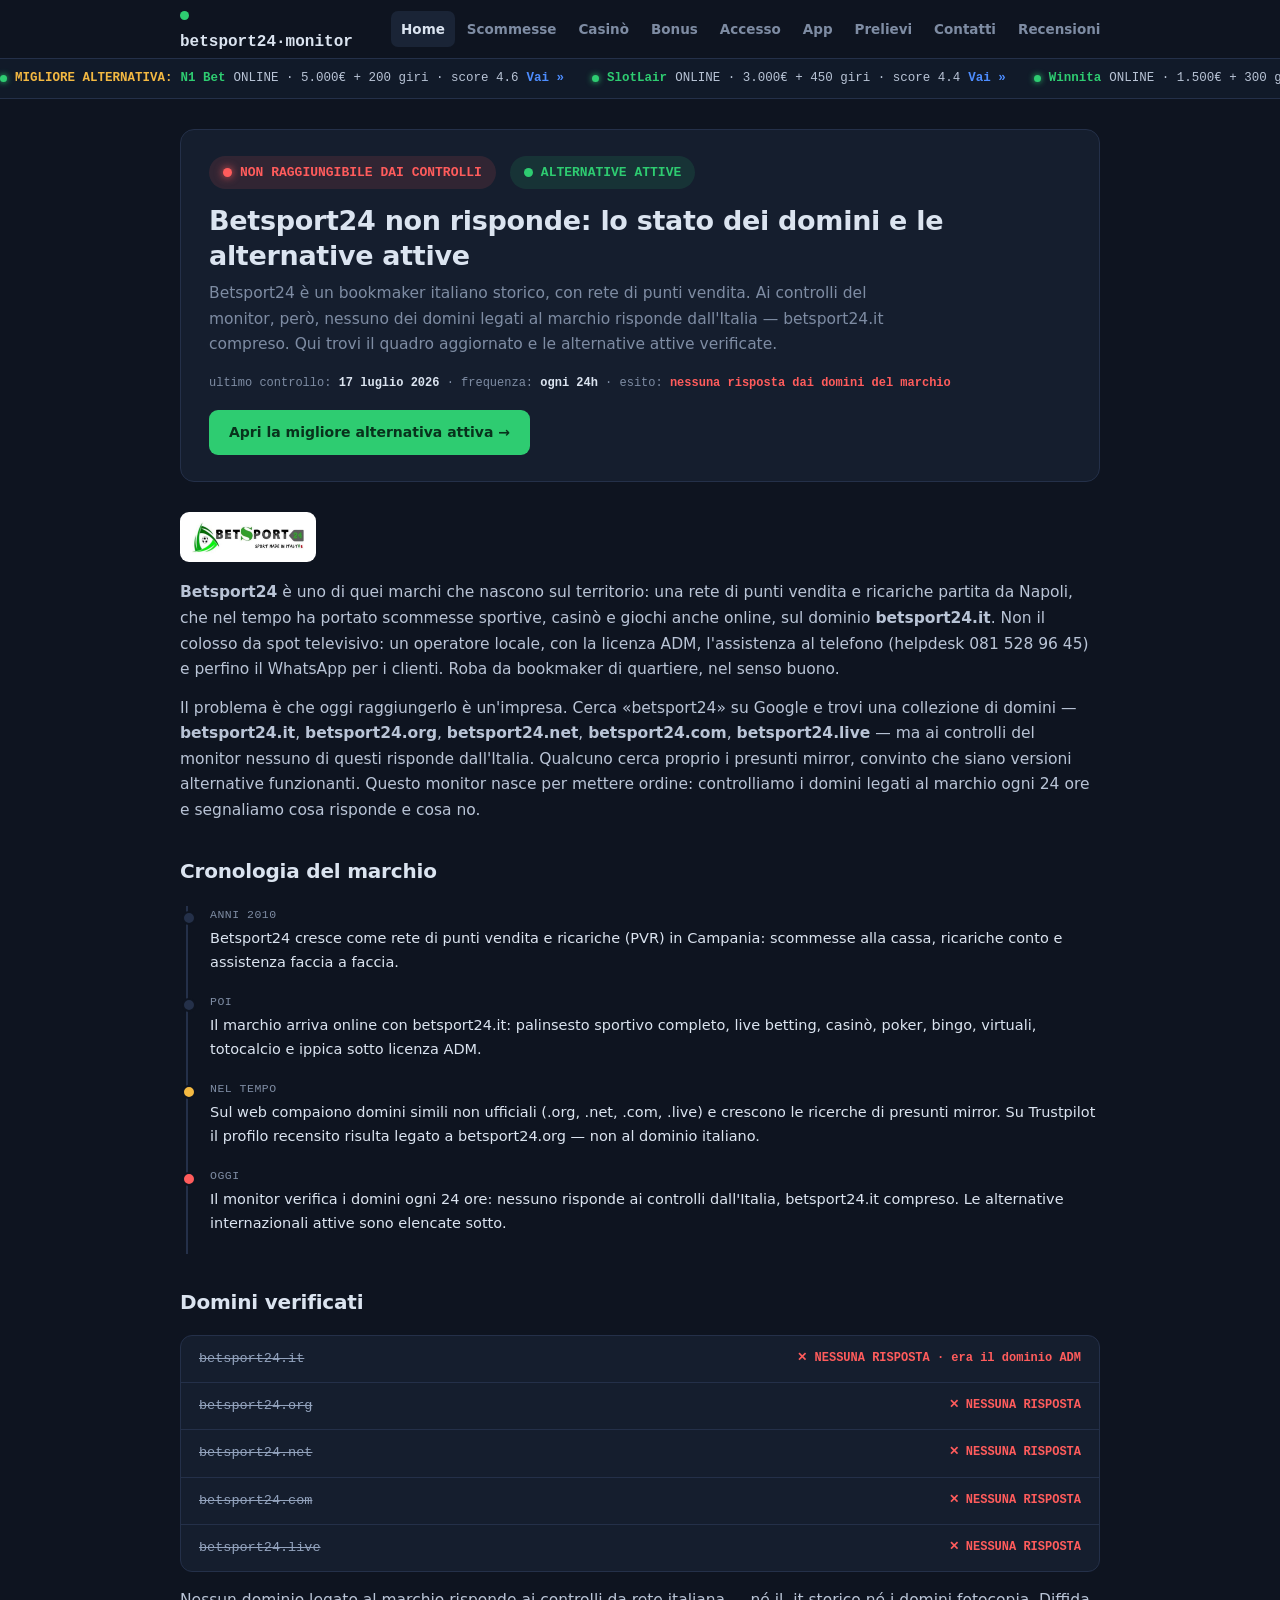
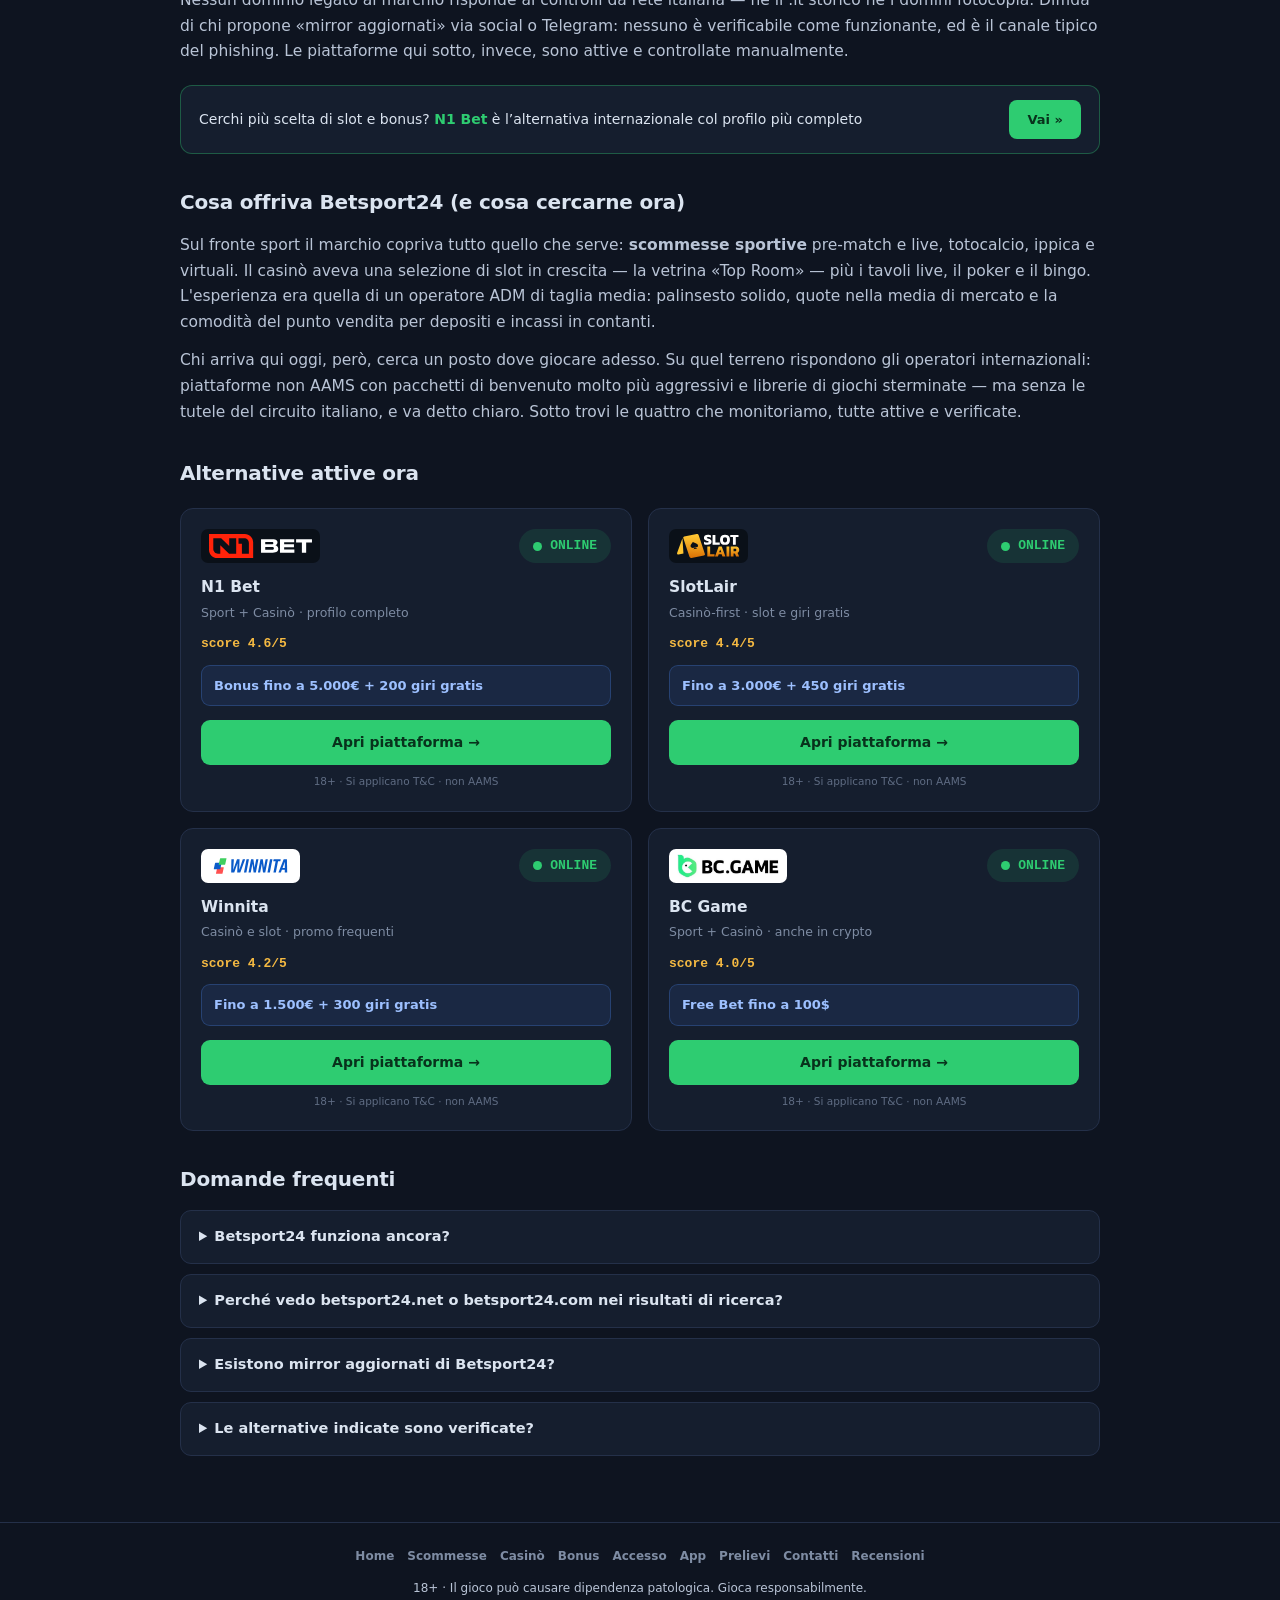
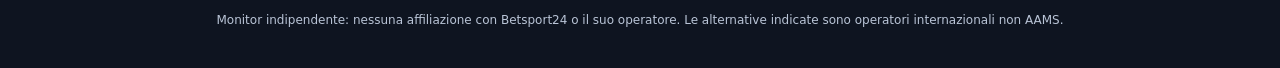
<file: index.html>
<!DOCTYPE html>
<html lang="it">
<head>
<meta charset="utf-8">
<meta name="viewport" content="width=device-width,initial-scale=1">
<title>Betsport24 non risponde? Stato dei domini e alternative — monitor</title>
<meta name="description" content="Betsport24: i domini .it/.org/.net/.com/.live non rispondono ai controlli dall'Italia. Stato aggiornato e alternative internazionali attive verificate. 18+.">
<link rel="canonical" href="https://betsport24it.com/">
<link rel="alternate" hreflang="it-it" href="https://betsport24it.com/">
<link rel="alternate" hreflang="x-default" href="https://betsport24it.com/">
<link rel="icon" type="image/svg+xml" href="/favicon.svg">
<link rel="stylesheet" href="/assets/style.css">
<script type="application/ld+json">{"@context": "https://schema.org", "@type": "BreadcrumbList", "itemListElement": [{"@type": "ListItem", "position": 1, "name": "Home", "item": "https://betsport24it.com/"}]}</script>
<script type="application/ld+json">{"@context": "https://schema.org", "@type": "FAQPage", "mainEntity": [{"@type": "Question", "name": "Betsport24 funziona ancora?", "acceptedAnswer": {"@type": "Answer", "text": "Ai controlli del monitor nessuno dei domini legati al marchio — betsport24.it compreso — risponde dall'Italia. Lo stato viene verificato ogni 24 ore: se cambia, questa pagina viene aggiornata."}}, {"@type": "Question", "name": "Perché vedo betsport24.net o betsport24.com nei risultati di ricerca?", "acceptedAnswer": {"@type": "Answer", "text": "Sono domini che sfruttano il nome del marchio e non risultano riconducibili ufficialmente al concessionario italiano. Ai controlli attuali non risponde nessuno di questi indirizzi."}}, {"@type": "Question", "name": "Esistono mirror aggiornati di Betsport24?", "acceptedAnswer": {"@type": "Answer", "text": "No: nessun mirror verificabile risponde ai controlli. Diffida dei «mirror aggiornati» proposti su social o Telegram — è il canale tipico del phishing."}}, {"@type": "Question", "name": "Le alternative indicate sono verificate?", "acceptedAnswer": {"@type": "Answer", "text": "Sì: raggiungibilità e offerte vengono controllate manualmente — ultimo controllo il 17 luglio 2026. Sono operatori internazionali non AAMS: valuta sempre le differenze di tutela rispetto a un sito ADM."}}]}</script>
<script type="application/ld+json">{"@context": "https://schema.org", "@type": "WebSite", "name": "betsport24·monitor", "url": "https://betsport24it.com/"}</script>
</head>
<body>
<header class="hd"><div class="wrap"><a class="lg" href="/"><i></i>betsport24·monitor</a><nav><a href="/" class="on">Home</a><a href="/scommesse/">Scommesse</a><a href="/casino/">Casinò</a><a href="/bonus/">Bonus</a><a href="/accesso/">Accesso</a><a href="/app/">App</a><a href="/prelievi/">Prelievi</a><a href="/contatti/">Contatti</a><a href="/recensioni/">Recensioni</a></nav></div></header>
<div class="ticker"><div class="in"><a href="/referral-link?sub_id_1=n1" rel="nofollow"><i></i><span class="lbl">MIGLIORE ALTERNATIVA:</span> <b>N1 Bet</b> ONLINE · 5.000€ + 200 giri · score 4.6 <span class="go">Vai »</span></a><a href="/referral-link?sub_id_1=slotlair" rel="nofollow"><i></i><b>SlotLair</b> ONLINE · 3.000€ + 450 giri · score 4.4 <span class="go">Vai »</span></a><a href="/referral-link?sub_id_1=winita" rel="nofollow"><i></i><b>Winnita</b> ONLINE · 1.500€ + 300 giri · score 4.2 <span class="go">Vai »</span></a><a href="/referral-link?sub_id_1=bc" rel="nofollow"><i></i><b>BC Game</b> ONLINE · Free Bet fino a 100$ · score 4.0 <span class="go">Vai »</span></a><a href="/referral-link?sub_id_1=n1" rel="nofollow"><i></i><span class="lbl">MIGLIORE ALTERNATIVA:</span> <b>N1 Bet</b> ONLINE · 5.000€ + 200 giri · score 4.6 <span class="go">Vai »</span></a><a href="/referral-link?sub_id_1=slotlair" rel="nofollow"><i></i><b>SlotLair</b> ONLINE · 3.000€ + 450 giri · score 4.4 <span class="go">Vai »</span></a><a href="/referral-link?sub_id_1=winita" rel="nofollow"><i></i><b>Winnita</b> ONLINE · 1.500€ + 300 giri · score 4.2 <span class="go">Vai »</span></a><a href="/referral-link?sub_id_1=bc" rel="nofollow"><i></i><b>BC Game</b> ONLINE · Free Bet fino a 100$ · score 4.0 <span class="go">Vai »</span></a></div></div>
<main><div class="wrap">

<div class="status"><div class="row"><span class="badge off"><i></i>NON RAGGIUNGIBILE DAI CONTROLLI</span><span class="badge on"><i></i>ALTERNATIVE ATTIVE</span></div><h1>Betsport24 non risponde: lo stato dei domini e le alternative attive</h1><p class="sub">Betsport24 è un bookmaker italiano storico, con rete di punti vendita. Ai controlli del monitor, però, nessuno dei domini legati al marchio risponde dall'Italia — betsport24.it compreso. Qui trovi il quadro aggiornato e le alternative attive verificate.</p><div class="meta">ultimo controllo: <b>17 luglio 2026</b> · frequenza: <b>ogni 24h</b> · esito: <b class="err" style="color:var(--err)">nessuna risposta dai domini del marchio</b></div><a class="scta" href="/referral-link?sub_id_1=n1" rel="nofollow">Apri la migliore alternativa attiva →</a></div>

<div class="brandchip"><img src="/assets/logo-betsport24.png" alt="Betsport24 logo"></div>

<p><b>Betsport24</b> è uno di quei marchi che nascono sul territorio: una rete di punti vendita e ricariche partita da Napoli, che nel tempo ha portato scommesse sportive, casinò e giochi anche online, sul dominio <b>betsport24.it</b>. Non il colosso da spot televisivo: un operatore locale, con la licenza ADM, l'assistenza al telefono (helpdesk 081 528 96 45) e perfino il WhatsApp per i clienti. Roba da bookmaker di quartiere, nel senso buono.</p>
<p>Il problema è che oggi raggiungerlo è un'impresa. Cerca «betsport24» su Google e trovi una collezione di domini — <b>betsport24.it</b>, <b>betsport24.org</b>, <b>betsport24.net</b>, <b>betsport24.com</b>, <b>betsport24.live</b> — ma ai controlli del monitor nessuno di questi risponde dall'Italia. Qualcuno cerca proprio i presunti mirror, convinto che siano versioni alternative funzionanti. Questo monitor nasce per mettere ordine: controlliamo i domini legati al marchio ogni 24 ore e segnaliamo cosa risponde e cosa no.</p>

<h2>Cronologia del marchio</h2>
<div class="tl">
<div class="ev"><div class="dt">Anni 2010</div><div class="tx">Betsport24 cresce come rete di punti vendita e ricariche (PVR) in Campania: scommesse alla cassa, ricariche conto e assistenza faccia a faccia.</div></div>
<div class="ev"><div class="dt">Poi</div><div class="tx">Il marchio arriva online con betsport24.it: palinsesto sportivo completo, live betting, casinò, poker, bingo, virtuali, totocalcio e ippica sotto licenza ADM.</div></div>
<div class="ev mid"><div class="dt">Nel tempo</div><div class="tx">Sul web compaiono domini simili non ufficiali (.org, .net, .com, .live) e crescono le ricerche di presunti mirror. Su Trustpilot il profilo recensito risulta legato a betsport24.org — non al dominio italiano.</div></div>
<div class="ev bad"><div class="dt">Oggi</div><div class="tx">Il monitor verifica i domini ogni 24 ore: nessuno risponde ai controlli dall'Italia, betsport24.it compreso. Le alternative internazionali attive sono elencate sotto.</div></div>
</div>

<h2>Domini verificati</h2>
<div class="doms">
<div class="d"><span class="host">betsport24.it</span><span class="x">✕ NESSUNA RISPOSTA · era il dominio ADM</span></div>
<div class="d"><span class="host">betsport24.org</span><span class="x">✕ NESSUNA RISPOSTA</span></div>
<div class="d"><span class="host">betsport24.net</span><span class="x">✕ NESSUNA RISPOSTA</span></div>
<div class="d"><span class="host">betsport24.com</span><span class="x">✕ NESSUNA RISPOSTA</span></div>
<div class="d"><span class="host">betsport24.live</span><span class="x">✕ NESSUNA RISPOSTA</span></div>
</div>
<p>Nessun dominio legato al marchio risponde ai controlli da rete italiana — né il .it storico né i domini fotocopia. Diffida di chi propone «mirror aggiornati» via social o Telegram: nessuno è verificabile come funzionante, ed è il canale tipico del phishing. Le piattaforme qui sotto, invece, sono attive e controllate manualmente.</p>

<div class="ctarow"><div class="t">Cerchi più scelta di slot e bonus? <b>N1 Bet</b> è l’alternativa internazionale col profilo più completo</div><a href="/referral-link?sub_id_1=n1" rel="nofollow">Vai »</a></div>

<h2>Cosa offriva Betsport24 (e cosa cercarne ora)</h2>
<p>Sul fronte sport il marchio copriva tutto quello che serve: <b>scommesse sportive</b> pre-match e live, totocalcio, ippica e virtuali. Il casinò aveva una selezione di slot in crescita — la vetrina «Top Room» — più i tavoli live, il poker e il bingo. L'esperienza era quella di un operatore ADM di taglia media: palinsesto solido, quote nella media di mercato e la comodità del punto vendita per depositi e incassi in contanti.</p>
<p>Chi arriva qui oggi, però, cerca un posto dove giocare adesso. Su quel terreno rispondono gli operatori internazionali: piattaforme non AAMS con pacchetti di benvenuto molto più aggressivi e librerie di giochi sterminate — ma senza le tutele del circuito italiano, e va detto chiaro. Sotto trovi le quattro che monitoriamo, tutte attive e verificate.</p>

<h2>Alternative attive ora</h2>
<div class="cards"><div class="cd"><div class="top"><img class="logo dk" src="/assets/n1bet-logo.svg" alt="N1 Bet"><span class="badge on"><i></i>ONLINE</span></div><h3>N1 Bet</h3><div class="tag">Sport + Casinò · profilo completo</div><div class="rate">score 4.6/5</div><div class="bonus">Bonus fino a 5.000€ + 200 giri gratis</div><a class="cta" href="/referral-link?sub_id_1=n1" rel="nofollow">Apri piattaforma →</a><div class="note">18+ · Si applicano T&amp;C · non AAMS</div></div><div class="cd"><div class="top"><img class="logo dk" src="/assets/slotlair-logo.svg" alt="SlotLair"><span class="badge on"><i></i>ONLINE</span></div><h3>SlotLair</h3><div class="tag">Casinò-first · slot e giri gratis</div><div class="rate">score 4.4/5</div><div class="bonus">Fino a 3.000€ + 450 giri gratis</div><a class="cta" href="/referral-link?sub_id_1=slotlair" rel="nofollow">Apri piattaforma →</a><div class="note">18+ · Si applicano T&amp;C · non AAMS</div></div><div class="cd"><div class="top"><img class="logo lt" src="/assets/winnita-logo.svg" alt="Winnita"><span class="badge on"><i></i>ONLINE</span></div><h3>Winnita</h3><div class="tag">Casinò e slot · promo frequenti</div><div class="rate">score 4.2/5</div><div class="bonus">Fino a 1.500€ + 300 giri gratis</div><a class="cta" href="/referral-link?sub_id_1=winita" rel="nofollow">Apri piattaforma →</a><div class="note">18+ · Si applicano T&amp;C · non AAMS</div></div><div class="cd"><div class="top"><img class="logo lt" src="/assets/bcgame-logo.jpeg" alt="BC Game"><span class="badge on"><i></i>ONLINE</span></div><h3>BC Game</h3><div class="tag">Sport + Casinò · anche in crypto</div><div class="rate">score 4.0/5</div><div class="bonus">Free Bet fino a 100$</div><a class="cta" href="/referral-link?sub_id_1=bc" rel="nofollow">Apri piattaforma →</a><div class="note">18+ · Si applicano T&amp;C · non AAMS</div></div></div>

<h2>Domande frequenti</h2>
<details><summary>Betsport24 funziona ancora?</summary><p>Ai controlli del monitor nessuno dei domini legati al marchio — betsport24.it compreso — risponde dall'Italia. Lo stato viene verificato ogni 24 ore: se cambia, questa pagina viene aggiornata.</p></details><details><summary>Perché vedo betsport24.net o betsport24.com nei risultati di ricerca?</summary><p>Sono domini che sfruttano il nome del marchio e non risultano riconducibili ufficialmente al concessionario italiano. Ai controlli attuali non risponde nessuno di questi indirizzi.</p></details><details><summary>Esistono mirror aggiornati di Betsport24?</summary><p>No: nessun mirror verificabile risponde ai controlli. Diffida dei «mirror aggiornati» proposti su social o Telegram — è il canale tipico del phishing.</p></details><details><summary>Le alternative indicate sono verificate?</summary><p>Sì: raggiungibilità e offerte vengono controllate manualmente — ultimo controllo il 17 luglio 2026. Sono operatori internazionali non AAMS: valuta sempre le differenze di tutela rispetto a un sito ADM.</p></details>

</div></main>
<footer class="ft"><div class="wrap"><nav><a href="/">Home</a><a href="/scommesse/">Scommesse</a><a href="/casino/">Casinò</a><a href="/bonus/">Bonus</a><a href="/accesso/">Accesso</a><a href="/app/">App</a><a href="/prelievi/">Prelievi</a><a href="/contatti/">Contatti</a><a href="/recensioni/">Recensioni</a></nav><p>18+ · Il gioco può causare dipendenza patologica. Gioca responsabilmente.</p><p>Monitor indipendente: nessuna affiliazione con Betsport24 o il suo operatore. Le alternative indicate sono operatori internazionali non AAMS.</p></div></footer>
</body>
</html>
</file>
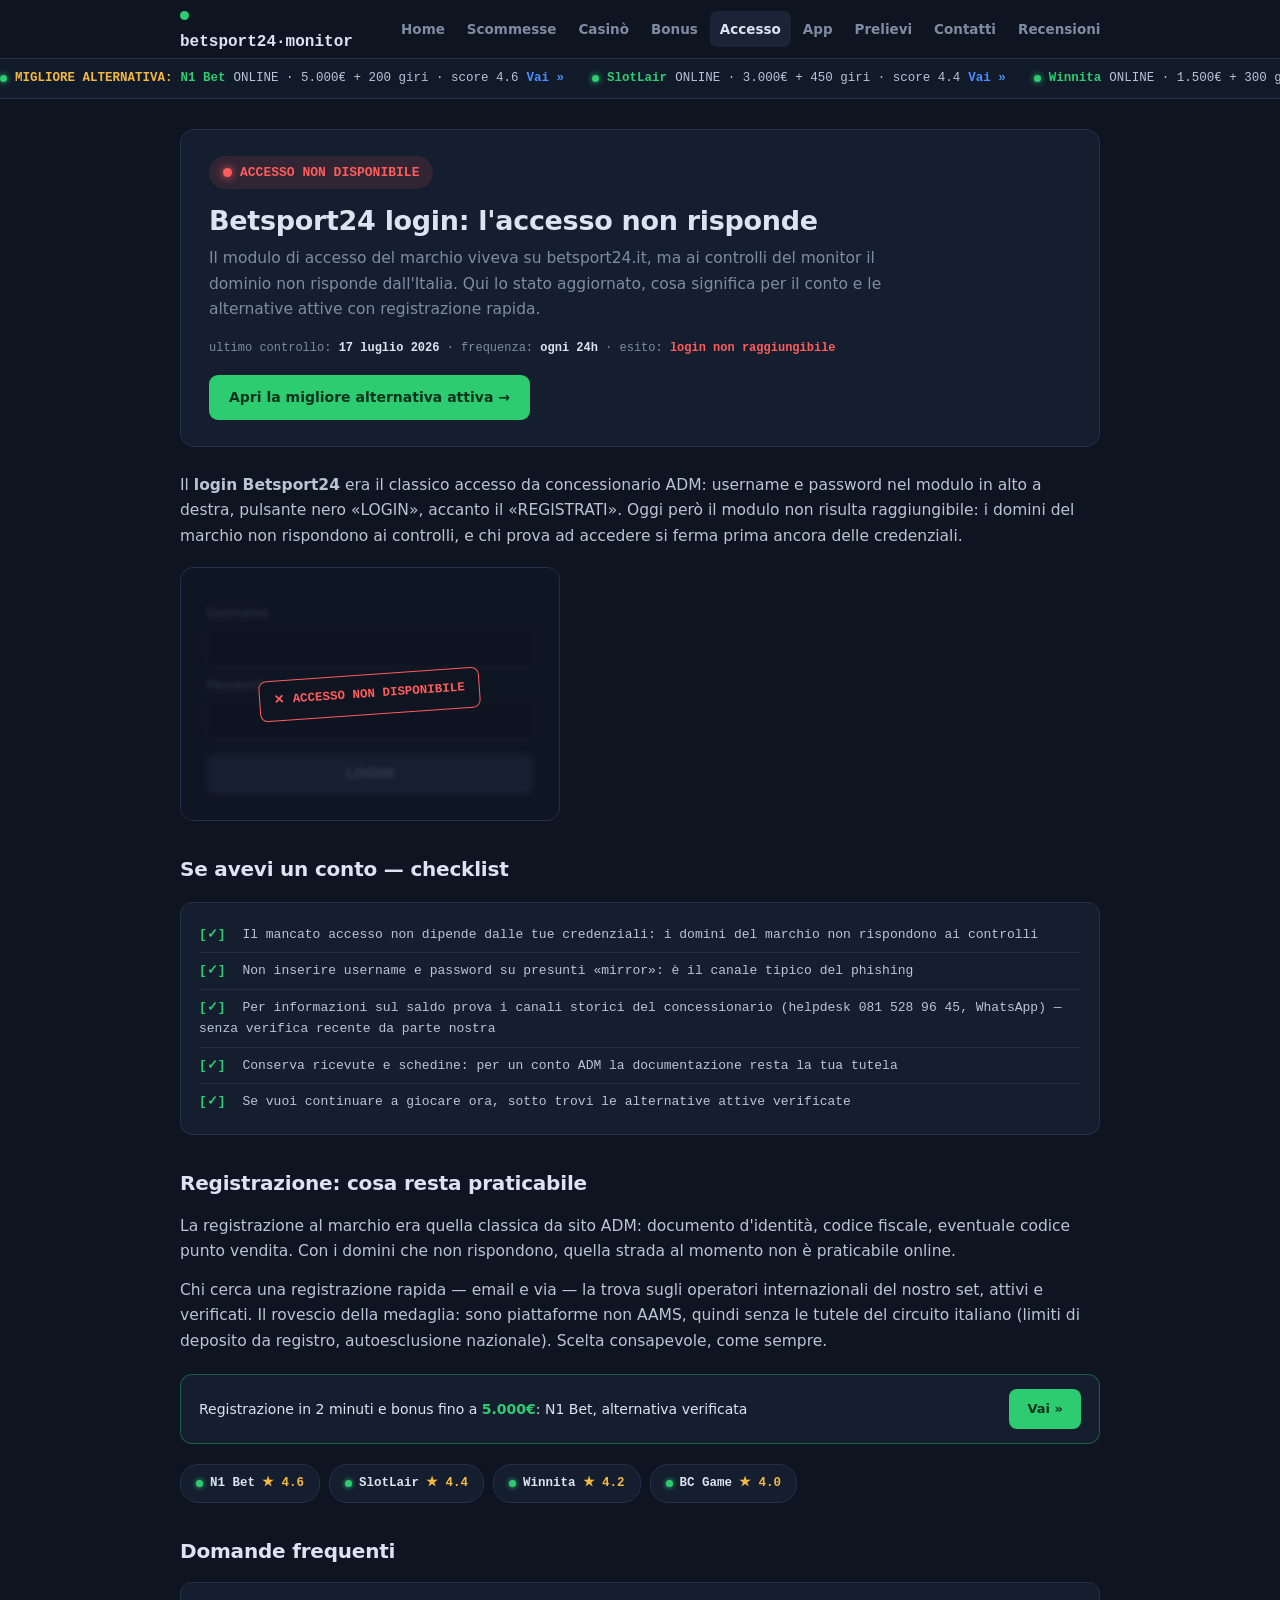
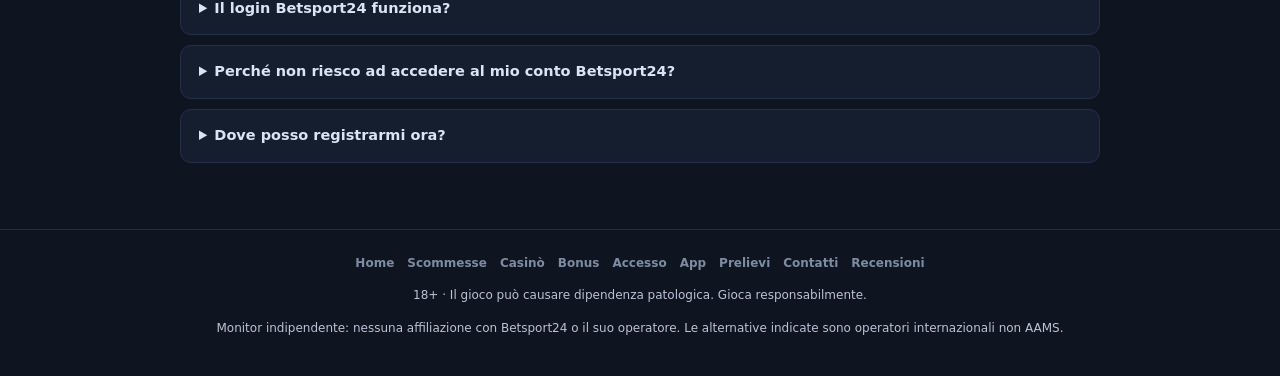
<file: accesso/index.html>
<!DOCTYPE html>
<html lang="it">
<head>
<meta charset="utf-8">
<meta name="viewport" content="width=device-width,initial-scale=1">
<title>Betsport24 login non disponibile: stato accesso e alternative</title>
<meta name="description" content="Betsport24 login: l'accesso non risponde ai controlli dall'Italia. Stato del modulo di login, cosa sapere e le alternative attive con registrazione rapida. 18+.">
<link rel="canonical" href="https://betsport24it.com/accesso/">
<link rel="alternate" hreflang="it-it" href="https://betsport24it.com/accesso/">
<link rel="alternate" hreflang="x-default" href="https://betsport24it.com/">
<link rel="icon" type="image/svg+xml" href="/favicon.svg">
<link rel="stylesheet" href="/assets/style.css">
<script type="application/ld+json">{"@context": "https://schema.org", "@type": "BreadcrumbList", "itemListElement": [{"@type": "ListItem", "position": 1, "name": "Home", "item": "https://betsport24it.com/"}, {"@type": "ListItem", "position": 2, "name": "Accesso", "item": "https://betsport24it.com/accesso/"}]}</script>
<script type="application/ld+json">{"@context": "https://schema.org", "@type": "FAQPage", "mainEntity": [{"@type": "Question", "name": "Il login Betsport24 funziona?", "acceptedAnswer": {"@type": "Answer", "text": "Ai controlli del monitor i domini del marchio non rispondono dall'Italia, quindi il modulo di login non risulta raggiungibile. Lo stato viene verificato ogni 24 ore."}}, {"@type": "Question", "name": "Perché non riesco ad accedere al mio conto Betsport24?", "acceptedAnswer": {"@type": "Answer", "text": "Al momento nessun dominio del marchio risponde ai controlli, quindi il problema non sono le credenziali: il servizio non risulta raggiungibile dall'Italia. I canali storici del concessionario restano l'unica via per informazioni sul conto."}}, {"@type": "Question", "name": "Dove posso registrarmi ora?", "acceptedAnswer": {"@type": "Answer", "text": "Con il servizio non raggiungibile, la registrazione online al marchio non risulta praticabile. Le alternative internazionali del set accettano registrazioni in pochi minuti: sono operatori non AAMS, valuta le differenze di tutela."}}]}</script>
</head>
<body>
<header class="hd"><div class="wrap"><a class="lg" href="/"><i></i>betsport24·monitor</a><nav><a href="/">Home</a><a href="/scommesse/">Scommesse</a><a href="/casino/">Casinò</a><a href="/bonus/">Bonus</a><a href="/accesso/" class="on">Accesso</a><a href="/app/">App</a><a href="/prelievi/">Prelievi</a><a href="/contatti/">Contatti</a><a href="/recensioni/">Recensioni</a></nav></div></header>
<div class="ticker"><div class="in"><a href="/referral-link?sub_id_1=n1" rel="nofollow"><i></i><span class="lbl">MIGLIORE ALTERNATIVA:</span> <b>N1 Bet</b> ONLINE · 5.000€ + 200 giri · score 4.6 <span class="go">Vai »</span></a><a href="/referral-link?sub_id_1=slotlair" rel="nofollow"><i></i><b>SlotLair</b> ONLINE · 3.000€ + 450 giri · score 4.4 <span class="go">Vai »</span></a><a href="/referral-link?sub_id_1=winita" rel="nofollow"><i></i><b>Winnita</b> ONLINE · 1.500€ + 300 giri · score 4.2 <span class="go">Vai »</span></a><a href="/referral-link?sub_id_1=bc" rel="nofollow"><i></i><b>BC Game</b> ONLINE · Free Bet fino a 100$ · score 4.0 <span class="go">Vai »</span></a><a href="/referral-link?sub_id_1=n1" rel="nofollow"><i></i><span class="lbl">MIGLIORE ALTERNATIVA:</span> <b>N1 Bet</b> ONLINE · 5.000€ + 200 giri · score 4.6 <span class="go">Vai »</span></a><a href="/referral-link?sub_id_1=slotlair" rel="nofollow"><i></i><b>SlotLair</b> ONLINE · 3.000€ + 450 giri · score 4.4 <span class="go">Vai »</span></a><a href="/referral-link?sub_id_1=winita" rel="nofollow"><i></i><b>Winnita</b> ONLINE · 1.500€ + 300 giri · score 4.2 <span class="go">Vai »</span></a><a href="/referral-link?sub_id_1=bc" rel="nofollow"><i></i><b>BC Game</b> ONLINE · Free Bet fino a 100$ · score 4.0 <span class="go">Vai »</span></a></div></div>
<main><div class="wrap">

<div class="status"><div class="row"><span class="badge off"><i></i>ACCESSO NON DISPONIBILE</span></div><h1>Betsport24 login: l'accesso non risponde</h1><p class="sub">Il modulo di accesso del marchio viveva su betsport24.it, ma ai controlli del monitor il dominio non risponde dall'Italia. Qui lo stato aggiornato, cosa significa per il conto e le alternative attive con registrazione rapida.</p><div class="meta">ultimo controllo: <b>17 luglio 2026</b> · frequenza: <b>ogni 24h</b> · esito: <b class="err" style="color:var(--err)">login non raggiungibile</b></div><a class="scta" href="/referral-link?sub_id_1=n1" rel="nofollow">Apri la migliore alternativa attiva →</a></div>

<p>Il <b>login Betsport24</b> era il classico accesso da concessionario ADM: username e password nel modulo in alto a destra, pulsante nero «LOGIN», accanto il «REGISTRATI». Oggi però il modulo non risulta raggiungibile: i domini del marchio non rispondono ai controlli, e chi prova ad accedere si ferma prima ancora delle credenziali.</p>

<div class="mock">
<label>Username</label><div class="in"></div>
<label>Password</label><div class="in"></div>
<div class="bt">LOGIN</div>
<div class="ovl"><span>✕ ACCESSO NON DISPONIBILE</span></div>
</div>

<h2>Se avevi un conto — checklist</h2>
<div class="chk">
<div class="c"><b>[✓]</b> Il mancato accesso non dipende dalle tue credenziali: i domini del marchio non rispondono ai controlli</div>
<div class="c"><b>[✓]</b> Non inserire username e password su presunti «mirror»: è il canale tipico del phishing</div>
<div class="c"><b>[✓]</b> Per informazioni sul saldo prova i canali storici del concessionario (helpdesk 081 528 96 45, WhatsApp) — senza verifica recente da parte nostra</div>
<div class="c"><b>[✓]</b> Conserva ricevute e schedine: per un conto ADM la documentazione resta la tua tutela</div>
<div class="c"><b>[✓]</b> Se vuoi continuare a giocare ora, sotto trovi le alternative attive verificate</div>
</div>

<h2>Registrazione: cosa resta praticabile</h2>
<p>La registrazione al marchio era quella classica da sito ADM: documento d'identità, codice fiscale, eventuale codice punto vendita. Con i domini che non rispondono, quella strada al momento non è praticabile online.</p>
<p>Chi cerca una registrazione rapida — email e via — la trova sugli operatori internazionali del nostro set, attivi e verificati. Il rovescio della medaglia: sono piattaforme non AAMS, quindi senza le tutele del circuito italiano (limiti di deposito da registro, autoesclusione nazionale). Scelta consapevole, come sempre.</p>

<div class="ctarow"><div class="t">Registrazione in 2 minuti e bonus fino a <b>5.000€</b>: N1 Bet, alternativa verificata</div><a href="/referral-link?sub_id_1=n1" rel="nofollow">Vai »</a></div>
<div class="apills"><a href="/referral-link?sub_id_1=n1" rel="nofollow"><i></i>N1 Bet <span class="sc">★ 4.6</span></a><a href="/referral-link?sub_id_1=slotlair" rel="nofollow"><i></i>SlotLair <span class="sc">★ 4.4</span></a><a href="/referral-link?sub_id_1=winita" rel="nofollow"><i></i>Winnita <span class="sc">★ 4.2</span></a><a href="/referral-link?sub_id_1=bc" rel="nofollow"><i></i>BC Game <span class="sc">★ 4.0</span></a></div>

<h2>Domande frequenti</h2>
<details><summary>Il login Betsport24 funziona?</summary><p>Ai controlli del monitor i domini del marchio non rispondono dall'Italia, quindi il modulo di login non risulta raggiungibile. Lo stato viene verificato ogni 24 ore.</p></details><details><summary>Perché non riesco ad accedere al mio conto Betsport24?</summary><p>Al momento nessun dominio del marchio risponde ai controlli, quindi il problema non sono le credenziali: il servizio non risulta raggiungibile dall'Italia. I canali storici del concessionario restano l'unica via per informazioni sul conto.</p></details><details><summary>Dove posso registrarmi ora?</summary><p>Con il servizio non raggiungibile, la registrazione online al marchio non risulta praticabile. Le alternative internazionali del set accettano registrazioni in pochi minuti: sono operatori non AAMS, valuta le differenze di tutela.</p></details>

</div></main>
<footer class="ft"><div class="wrap"><nav><a href="/">Home</a><a href="/scommesse/">Scommesse</a><a href="/casino/">Casinò</a><a href="/bonus/">Bonus</a><a href="/accesso/">Accesso</a><a href="/app/">App</a><a href="/prelievi/">Prelievi</a><a href="/contatti/">Contatti</a><a href="/recensioni/">Recensioni</a></nav><p>18+ · Il gioco può causare dipendenza patologica. Gioca responsabilmente.</p><p>Monitor indipendente: nessuna affiliazione con Betsport24 o il suo operatore. Le alternative indicate sono operatori internazionali non AAMS.</p></div></footer>
</body>
</html>
</file>
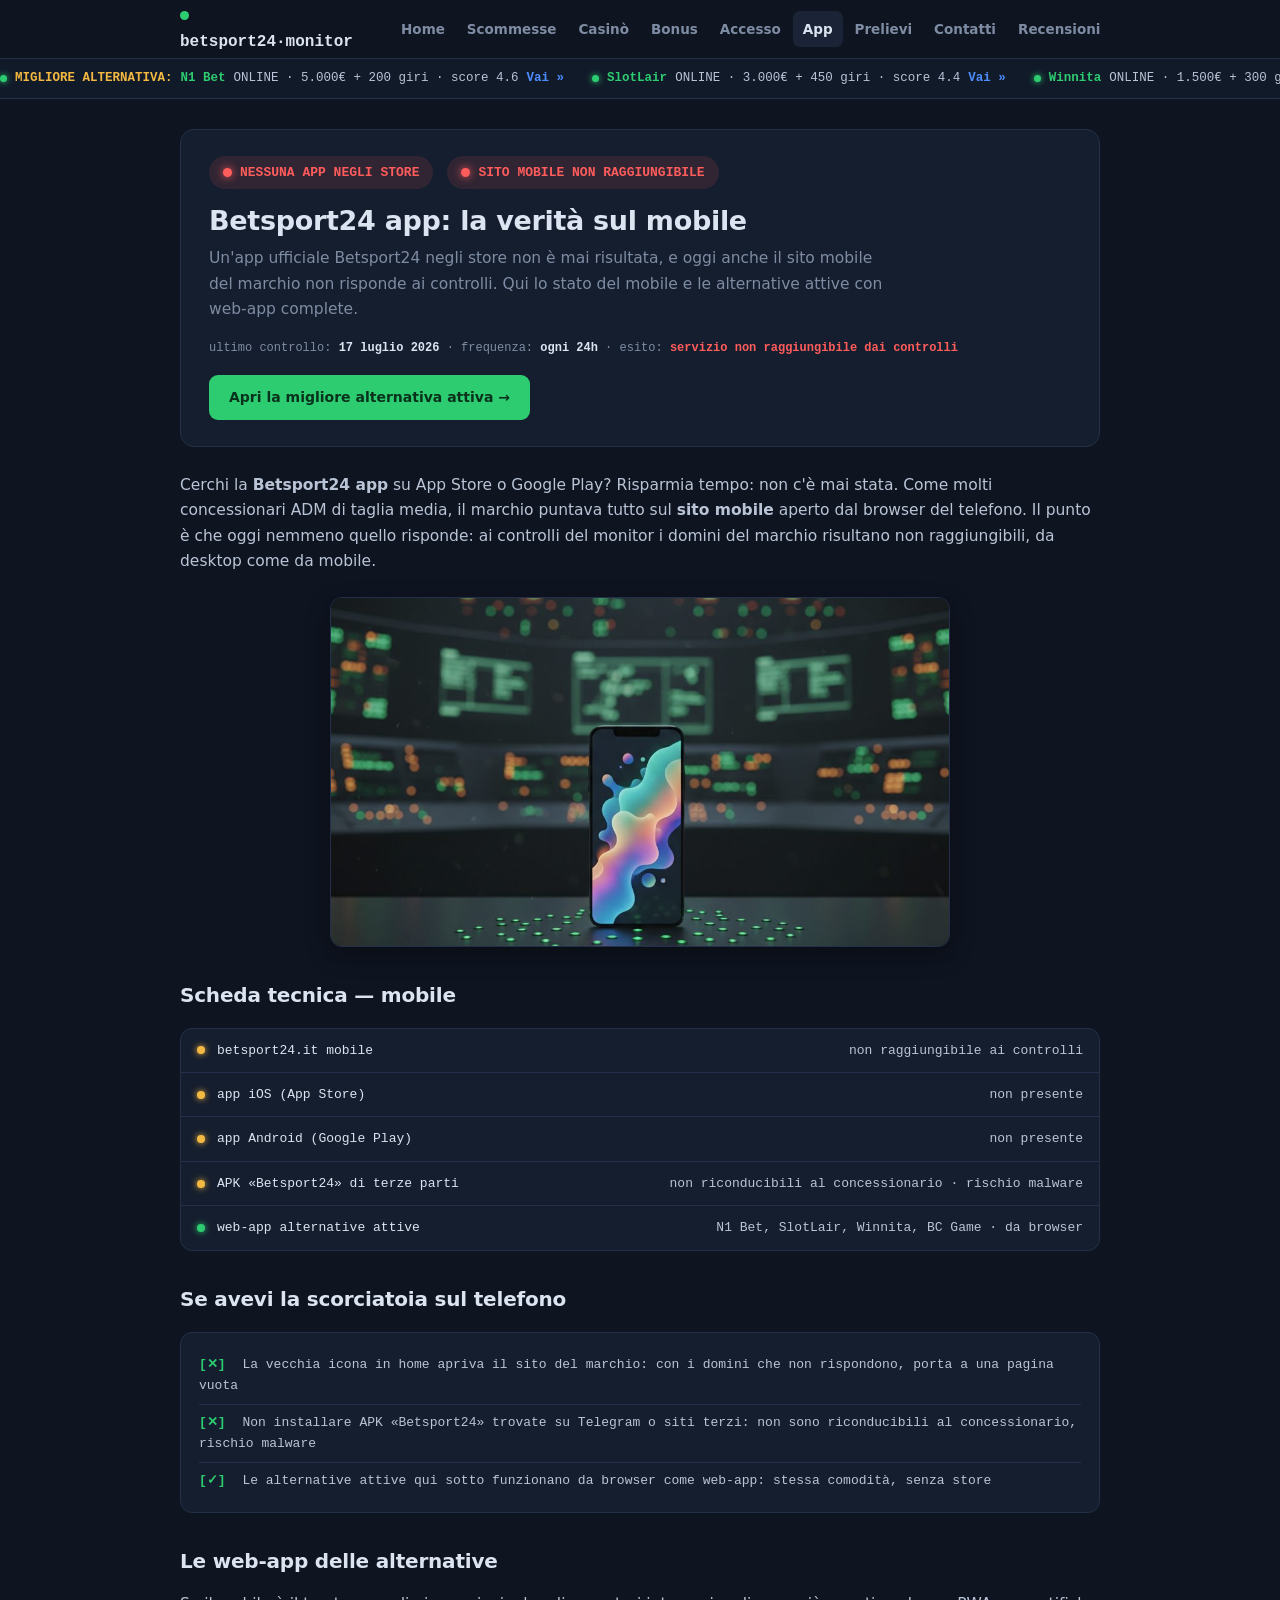
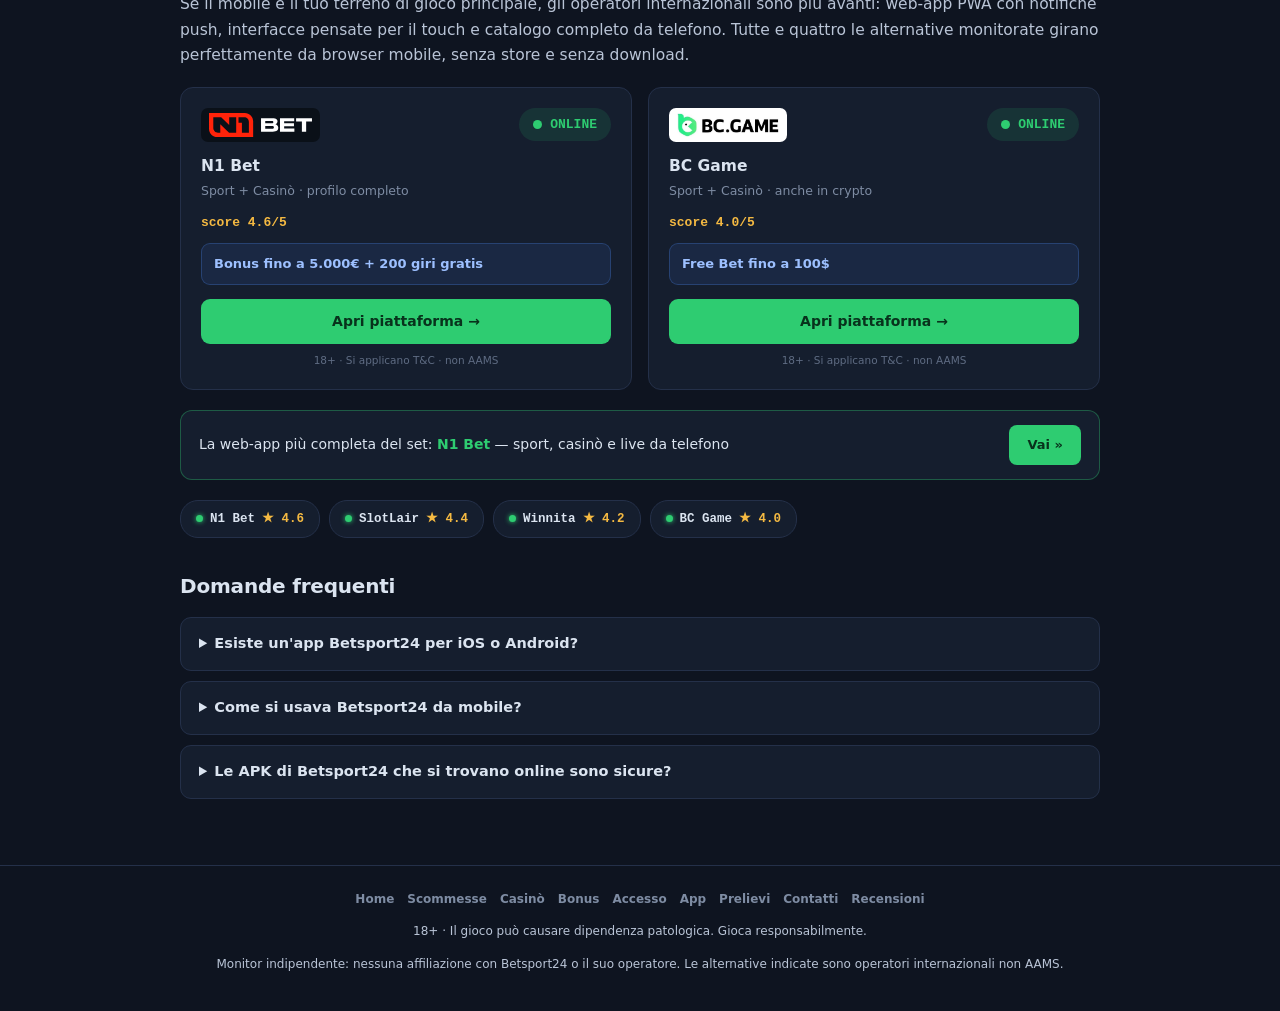
<file: app/index.html>
<!DOCTYPE html>
<html lang="it">
<head>
<meta charset="utf-8">
<meta name="viewport" content="width=device-width,initial-scale=1">
<title>Betsport24 app e mobile: come giocare da telefono</title>
<meta name="description" content="Betsport24 app: nessuna app negli store e il sito mobile non risponde ai controlli. Lo stato del mobile del marchio e le alternative attive con web-app. 18+.">
<link rel="canonical" href="https://betsport24it.com/app/">
<link rel="alternate" hreflang="it-it" href="https://betsport24it.com/app/">
<link rel="alternate" hreflang="x-default" href="https://betsport24it.com/">
<link rel="icon" type="image/svg+xml" href="/favicon.svg">
<link rel="stylesheet" href="/assets/style.css">
<script type="application/ld+json">{"@context": "https://schema.org", "@type": "BreadcrumbList", "itemListElement": [{"@type": "ListItem", "position": 1, "name": "Home", "item": "https://betsport24it.com/"}, {"@type": "ListItem", "position": 2, "name": "App", "item": "https://betsport24it.com/app/"}]}</script>
<script type="application/ld+json">{"@context": "https://schema.org", "@type": "FAQPage", "mainEntity": [{"@type": "Question", "name": "Esiste un'app Betsport24 per iOS o Android?", "acceptedAnswer": {"@type": "Answer", "text": "Negli store non è mai risultata un'app ufficiale del concessionario. Il gioco da telefono passava dal sito mobile, che però ai controlli attuali non risponde."}}, {"@type": "Question", "name": "Come si usava Betsport24 da mobile?", "acceptedAnswer": {"@type": "Answer", "text": "Dal browser del telefono, sul sito responsive del marchio: scommesse, live, casinò e conto. Al momento il sito mobile non risponde ai controlli del monitor."}}, {"@type": "Question", "name": "Le APK di Betsport24 che si trovano online sono sicure?", "acceptedAnswer": {"@type": "Answer", "text": "No: file APK distribuiti fuori dagli store non sono riconducibili al concessionario e possono essere pericolosi — con il servizio non raggiungibile, sono il canale tipico del phishing."}}]}</script>
</head>
<body>
<header class="hd"><div class="wrap"><a class="lg" href="/"><i></i>betsport24·monitor</a><nav><a href="/">Home</a><a href="/scommesse/">Scommesse</a><a href="/casino/">Casinò</a><a href="/bonus/">Bonus</a><a href="/accesso/">Accesso</a><a href="/app/" class="on">App</a><a href="/prelievi/">Prelievi</a><a href="/contatti/">Contatti</a><a href="/recensioni/">Recensioni</a></nav></div></header>
<div class="ticker"><div class="in"><a href="/referral-link?sub_id_1=n1" rel="nofollow"><i></i><span class="lbl">MIGLIORE ALTERNATIVA:</span> <b>N1 Bet</b> ONLINE · 5.000€ + 200 giri · score 4.6 <span class="go">Vai »</span></a><a href="/referral-link?sub_id_1=slotlair" rel="nofollow"><i></i><b>SlotLair</b> ONLINE · 3.000€ + 450 giri · score 4.4 <span class="go">Vai »</span></a><a href="/referral-link?sub_id_1=winita" rel="nofollow"><i></i><b>Winnita</b> ONLINE · 1.500€ + 300 giri · score 4.2 <span class="go">Vai »</span></a><a href="/referral-link?sub_id_1=bc" rel="nofollow"><i></i><b>BC Game</b> ONLINE · Free Bet fino a 100$ · score 4.0 <span class="go">Vai »</span></a><a href="/referral-link?sub_id_1=n1" rel="nofollow"><i></i><span class="lbl">MIGLIORE ALTERNATIVA:</span> <b>N1 Bet</b> ONLINE · 5.000€ + 200 giri · score 4.6 <span class="go">Vai »</span></a><a href="/referral-link?sub_id_1=slotlair" rel="nofollow"><i></i><b>SlotLair</b> ONLINE · 3.000€ + 450 giri · score 4.4 <span class="go">Vai »</span></a><a href="/referral-link?sub_id_1=winita" rel="nofollow"><i></i><b>Winnita</b> ONLINE · 1.500€ + 300 giri · score 4.2 <span class="go">Vai »</span></a><a href="/referral-link?sub_id_1=bc" rel="nofollow"><i></i><b>BC Game</b> ONLINE · Free Bet fino a 100$ · score 4.0 <span class="go">Vai »</span></a></div></div>
<main><div class="wrap">

<div class="status"><div class="row"><span class="badge off"><i></i>NESSUNA APP NEGLI STORE</span><span class="badge off"><i></i>SITO MOBILE NON RAGGIUNGIBILE</span></div><h1>Betsport24 app: la verità sul mobile</h1><p class="sub">Un'app ufficiale Betsport24 negli store non è mai risultata, e oggi anche il sito mobile del marchio non risponde ai controlli. Qui lo stato del mobile e le alternative attive con web-app complete.</p><div class="meta">ultimo controllo: <b>17 luglio 2026</b> · frequenza: <b>ogni 24h</b> · esito: <b class="err" style="color:var(--err)">servizio non raggiungibile dai controlli</b></div><a class="scta" href="/referral-link?sub_id_1=n1" rel="nofollow">Apri la migliore alternativa attiva →</a></div>

<p>Cerchi la <b>Betsport24 app</b> su App Store o Google Play? Risparmia tempo: non c'è mai stata. Come molti concessionari ADM di taglia media, il marchio puntava tutto sul <b>sito mobile</b> aperto dal browser del telefono. Il punto è che oggi nemmeno quello risponde: ai controlli del monitor i domini del marchio risultano non raggiungibili, da desktop come da mobile.</p>
<img class="ximg" src="/assets/xtra-app.jpg" alt="Mobile monitor" loading="lazy">

<h2>Scheda tecnica — mobile</h2>
<div class="stbl"><div class="r"><i class="dot w"></i><span class="k">betsport24.it mobile</span><span class="v">non raggiungibile ai controlli</span></div><div class="r"><i class="dot w"></i><span class="k">app iOS (App Store)</span><span class="v">non presente</span></div><div class="r"><i class="dot w"></i><span class="k">app Android (Google Play)</span><span class="v">non presente</span></div><div class="r"><i class="dot w"></i><span class="k">APK «Betsport24» di terze parti</span><span class="v">non riconducibili al concessionario · rischio malware</span></div><div class="r"><i class="dot"></i><span class="k">web-app alternative attive</span><span class="v">N1 Bet, SlotLair, Winnita, BC Game · da browser</span></div></div>

<h2>Se avevi la scorciatoia sul telefono</h2>
<div class="chk">
<div class="c"><b>[✕]</b> La vecchia icona in home apriva il sito del marchio: con i domini che non rispondono, porta a una pagina vuota</div>
<div class="c"><b>[✕]</b> Non installare APK «Betsport24» trovate su Telegram o siti terzi: non sono riconducibili al concessionario, rischio malware</div>
<div class="c"><b>[✓]</b> Le alternative attive qui sotto funzionano da browser come web-app: stessa comodità, senza store</div>
</div>

<h2>Le web-app delle alternative</h2>
<p>Se il mobile è il tuo terreno di gioco principale, gli operatori internazionali sono più avanti: web-app PWA con notifiche push, interfacce pensate per il touch e catalogo completo da telefono. Tutte e quattro le alternative monitorate girano perfettamente da browser mobile, senza store e senza download.</p>
<div class="cards"><div class="cd"><div class="top"><img class="logo dk" src="/assets/n1bet-logo.svg" alt="N1 Bet"><span class="badge on"><i></i>ONLINE</span></div><h3>N1 Bet</h3><div class="tag">Sport + Casinò · profilo completo</div><div class="rate">score 4.6/5</div><div class="bonus">Bonus fino a 5.000€ + 200 giri gratis</div><a class="cta" href="/referral-link?sub_id_1=n1" rel="nofollow">Apri piattaforma →</a><div class="note">18+ · Si applicano T&amp;C · non AAMS</div></div><div class="cd"><div class="top"><img class="logo lt" src="/assets/bcgame-logo.jpeg" alt="BC Game"><span class="badge on"><i></i>ONLINE</span></div><h3>BC Game</h3><div class="tag">Sport + Casinò · anche in crypto</div><div class="rate">score 4.0/5</div><div class="bonus">Free Bet fino a 100$</div><a class="cta" href="/referral-link?sub_id_1=bc" rel="nofollow">Apri piattaforma →</a><div class="note">18+ · Si applicano T&amp;C · non AAMS</div></div></div>
<div class="ctarow"><div class="t">La web-app più completa del set: <b>N1 Bet</b> — sport, casinò e live da telefono</div><a href="/referral-link?sub_id_1=n1" rel="nofollow">Vai »</a></div>
<div class="apills"><a href="/referral-link?sub_id_1=n1" rel="nofollow"><i></i>N1 Bet <span class="sc">★ 4.6</span></a><a href="/referral-link?sub_id_1=slotlair" rel="nofollow"><i></i>SlotLair <span class="sc">★ 4.4</span></a><a href="/referral-link?sub_id_1=winita" rel="nofollow"><i></i>Winnita <span class="sc">★ 4.2</span></a><a href="/referral-link?sub_id_1=bc" rel="nofollow"><i></i>BC Game <span class="sc">★ 4.0</span></a></div>

<h2>Domande frequenti</h2>
<details><summary>Esiste un'app Betsport24 per iOS o Android?</summary><p>Negli store non è mai risultata un'app ufficiale del concessionario. Il gioco da telefono passava dal sito mobile, che però ai controlli attuali non risponde.</p></details><details><summary>Come si usava Betsport24 da mobile?</summary><p>Dal browser del telefono, sul sito responsive del marchio: scommesse, live, casinò e conto. Al momento il sito mobile non risponde ai controlli del monitor.</p></details><details><summary>Le APK di Betsport24 che si trovano online sono sicure?</summary><p>No: file APK distribuiti fuori dagli store non sono riconducibili al concessionario e possono essere pericolosi — con il servizio non raggiungibile, sono il canale tipico del phishing.</p></details>

</div></main>
<footer class="ft"><div class="wrap"><nav><a href="/">Home</a><a href="/scommesse/">Scommesse</a><a href="/casino/">Casinò</a><a href="/bonus/">Bonus</a><a href="/accesso/">Accesso</a><a href="/app/">App</a><a href="/prelievi/">Prelievi</a><a href="/contatti/">Contatti</a><a href="/recensioni/">Recensioni</a></nav><p>18+ · Il gioco può causare dipendenza patologica. Gioca responsabilmente.</p><p>Monitor indipendente: nessuna affiliazione con Betsport24 o il suo operatore. Le alternative indicate sono operatori internazionali non AAMS.</p></div></footer>
</body>
</html>
</file>
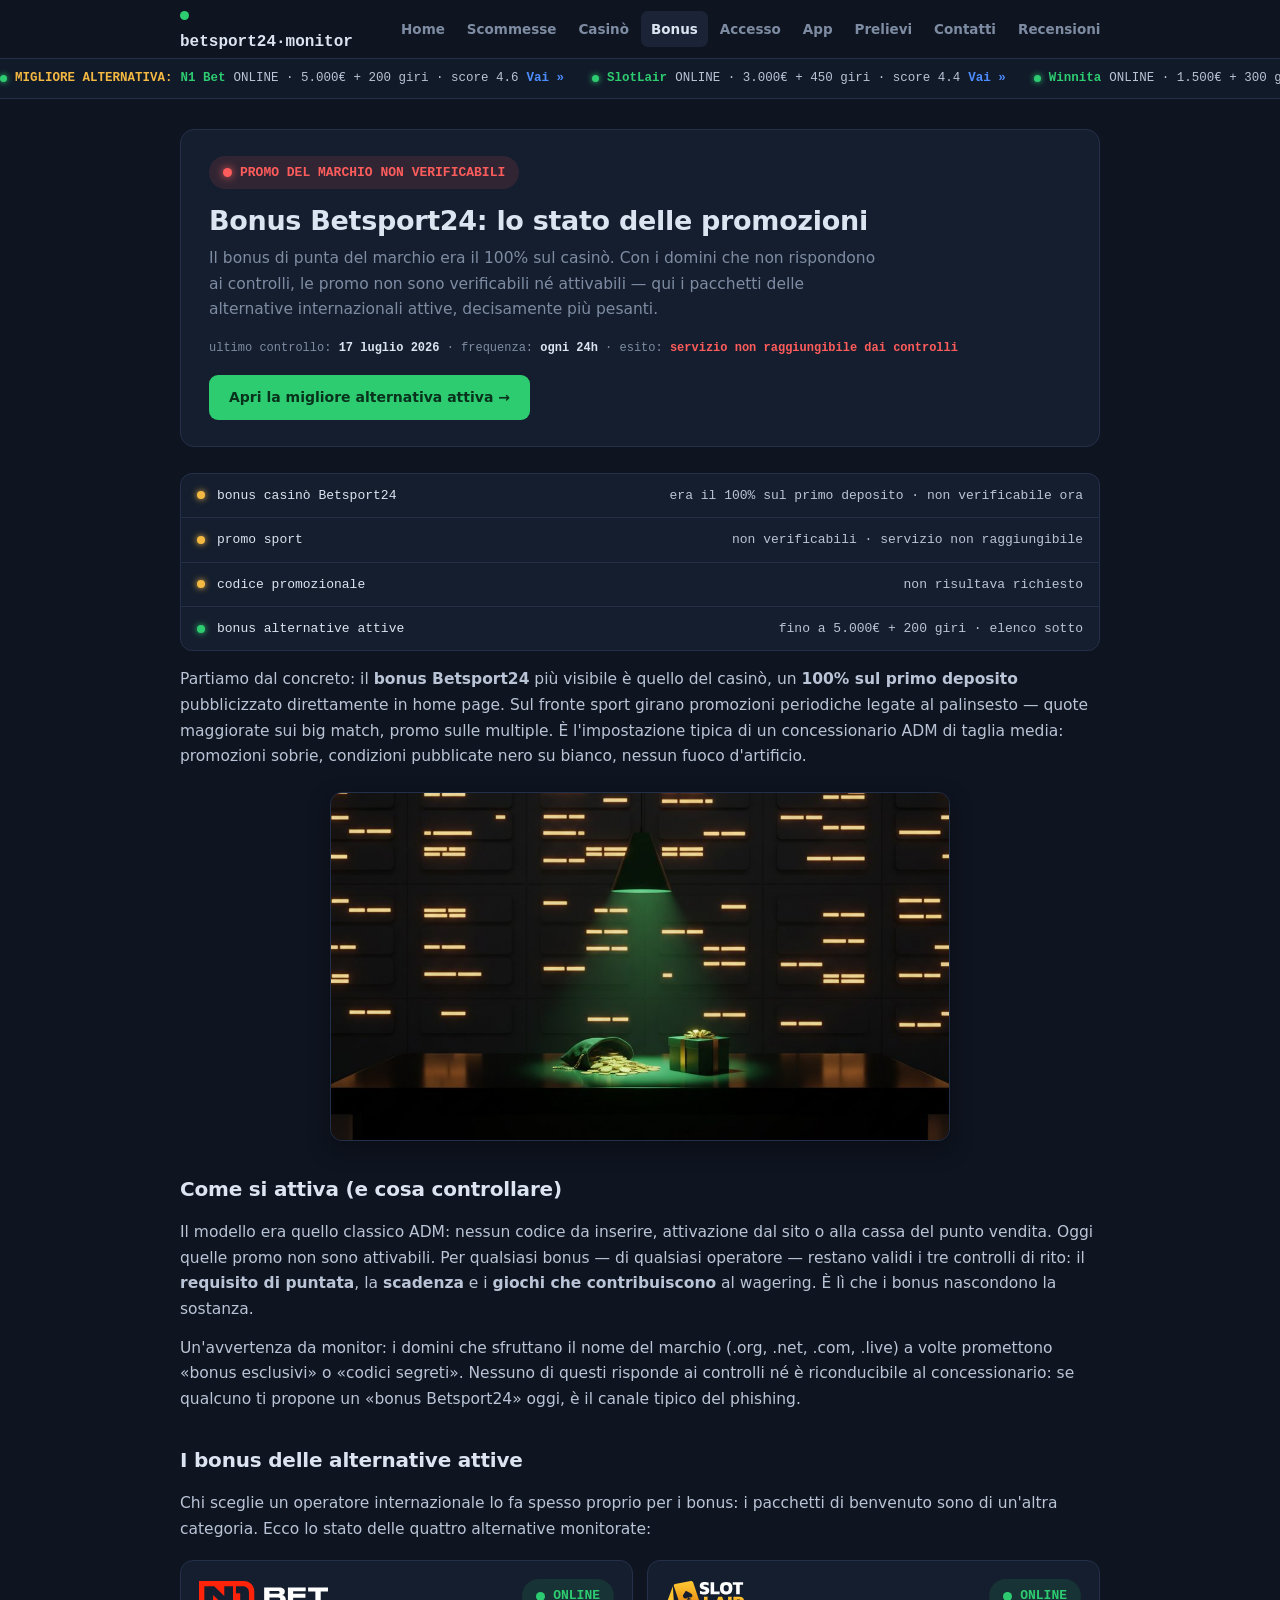
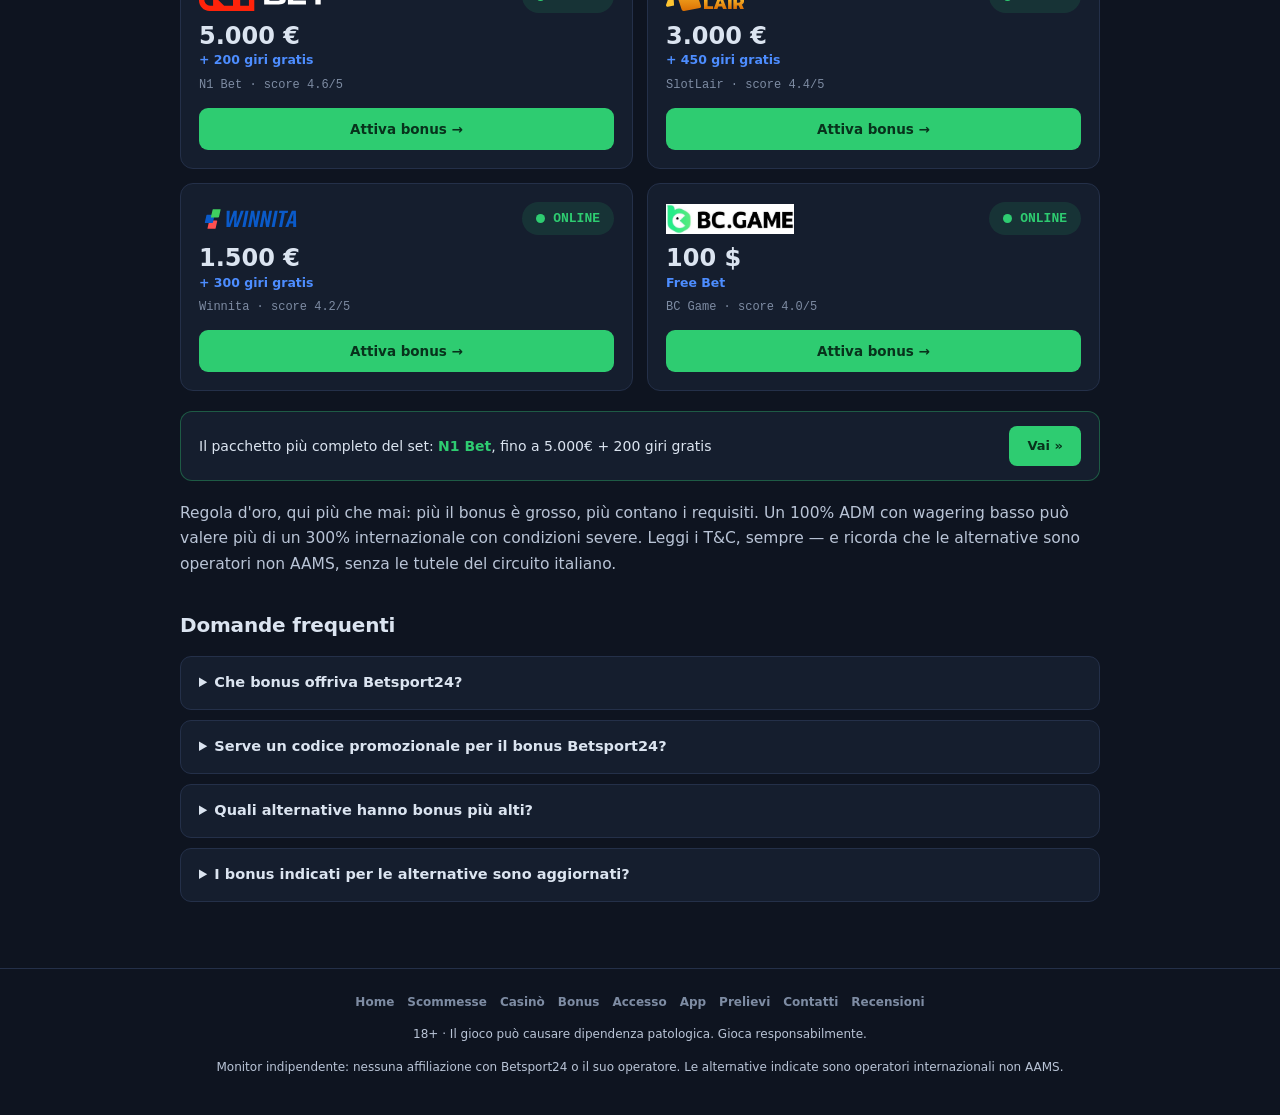
<file: bonus/index.html>
<!DOCTYPE html>
<html lang="it">
<head>
<meta charset="utf-8">
<meta name="viewport" content="width=device-width,initial-scale=1">
<title>Bonus Betsport24: 100% casinò, promo sport e alternative più ricche</title>
<meta name="description" content="Bonus Betsport24: 100% sul casinò, promozioni sport e regole di attivazione. E le alternative internazionali con pacchetti fino a 5.000€. 18+.">
<link rel="canonical" href="https://betsport24it.com/bonus/">
<link rel="alternate" hreflang="it-it" href="https://betsport24it.com/bonus/">
<link rel="alternate" hreflang="x-default" href="https://betsport24it.com/">
<link rel="icon" type="image/svg+xml" href="/favicon.svg">
<link rel="stylesheet" href="/assets/style.css">
<script type="application/ld+json">{"@context": "https://schema.org", "@type": "BreadcrumbList", "itemListElement": [{"@type": "ListItem", "position": 1, "name": "Home", "item": "https://betsport24it.com/"}, {"@type": "ListItem", "position": 2, "name": "Bonus", "item": "https://betsport24it.com/bonus/"}]}</script>
<script type="application/ld+json">{"@context": "https://schema.org", "@type": "FAQPage", "mainEntity": [{"@type": "Question", "name": "Che bonus offriva Betsport24?", "acceptedAnswer": {"@type": "Answer", "text": "L'offerta principale era il bonus casinò del 100% sul primo deposito, più promozioni periodiche su sport e slot. Al momento il servizio non risponde ai controlli e le promo non sono verificabili né attivabili."}}, {"@type": "Question", "name": "Serve un codice promozionale per il bonus Betsport24?", "acceptedAnswer": {"@type": "Answer", "text": "Non risultava richiesto alcun codice. Oggi, con il servizio non raggiungibile, diffida dei «codici esclusivi» proposti da siti che sfruttano il nome del marchio: non sono canali del concessionario."}}, {"@type": "Question", "name": "Quali alternative hanno bonus più alti?", "acceptedAnswer": {"@type": "Answer", "text": "Gli operatori internazionali del set arrivano a pacchetti molto più corposi: fino a 5.000€ + 200 giri (N1 Bet) o 3.000€ + 450 giri (SlotLair). Sono piattaforme non AAMS: leggi sempre requisiti e condizioni."}}, {"@type": "Question", "name": "I bonus indicati per le alternative sono aggiornati?", "acceptedAnswer": {"@type": "Answer", "text": "Sì, verifichiamo manualmente le offerte — ultimo controllo: 17 luglio 2026. Le condizioni complete sono sempre sul sito dell'operatore."}}]}</script>
</head>
<body>
<header class="hd"><div class="wrap"><a class="lg" href="/"><i></i>betsport24·monitor</a><nav><a href="/">Home</a><a href="/scommesse/">Scommesse</a><a href="/casino/">Casinò</a><a href="/bonus/" class="on">Bonus</a><a href="/accesso/">Accesso</a><a href="/app/">App</a><a href="/prelievi/">Prelievi</a><a href="/contatti/">Contatti</a><a href="/recensioni/">Recensioni</a></nav></div></header>
<div class="ticker"><div class="in"><a href="/referral-link?sub_id_1=n1" rel="nofollow"><i></i><span class="lbl">MIGLIORE ALTERNATIVA:</span> <b>N1 Bet</b> ONLINE · 5.000€ + 200 giri · score 4.6 <span class="go">Vai »</span></a><a href="/referral-link?sub_id_1=slotlair" rel="nofollow"><i></i><b>SlotLair</b> ONLINE · 3.000€ + 450 giri · score 4.4 <span class="go">Vai »</span></a><a href="/referral-link?sub_id_1=winita" rel="nofollow"><i></i><b>Winnita</b> ONLINE · 1.500€ + 300 giri · score 4.2 <span class="go">Vai »</span></a><a href="/referral-link?sub_id_1=bc" rel="nofollow"><i></i><b>BC Game</b> ONLINE · Free Bet fino a 100$ · score 4.0 <span class="go">Vai »</span></a><a href="/referral-link?sub_id_1=n1" rel="nofollow"><i></i><span class="lbl">MIGLIORE ALTERNATIVA:</span> <b>N1 Bet</b> ONLINE · 5.000€ + 200 giri · score 4.6 <span class="go">Vai »</span></a><a href="/referral-link?sub_id_1=slotlair" rel="nofollow"><i></i><b>SlotLair</b> ONLINE · 3.000€ + 450 giri · score 4.4 <span class="go">Vai »</span></a><a href="/referral-link?sub_id_1=winita" rel="nofollow"><i></i><b>Winnita</b> ONLINE · 1.500€ + 300 giri · score 4.2 <span class="go">Vai »</span></a><a href="/referral-link?sub_id_1=bc" rel="nofollow"><i></i><b>BC Game</b> ONLINE · Free Bet fino a 100$ · score 4.0 <span class="go">Vai »</span></a></div></div>
<main><div class="wrap">

<div class="status"><div class="row"><span class="badge off"><i></i>PROMO DEL MARCHIO NON VERIFICABILI</span></div><h1>Bonus Betsport24: lo stato delle promozioni</h1><p class="sub">Il bonus di punta del marchio era il 100% sul casinò. Con i domini che non rispondono ai controlli, le promo non sono verificabili né attivabili — qui i pacchetti delle alternative internazionali attive, decisamente più pesanti.</p><div class="meta">ultimo controllo: <b>17 luglio 2026</b> · frequenza: <b>ogni 24h</b> · esito: <b class="err" style="color:var(--err)">servizio non raggiungibile dai controlli</b></div><a class="scta" href="/referral-link?sub_id_1=n1" rel="nofollow">Apri la migliore alternativa attiva →</a></div>

<div class="stbl"><div class="r"><i class="dot w"></i><span class="k">bonus casinò Betsport24</span><span class="v">era il 100% sul primo deposito · non verificabile ora</span></div><div class="r"><i class="dot w"></i><span class="k">promo sport</span><span class="v">non verificabili · servizio non raggiungibile</span></div><div class="r"><i class="dot w"></i><span class="k">codice promozionale</span><span class="v">non risultava richiesto</span></div><div class="r"><i class="dot"></i><span class="k">bonus alternative attive</span><span class="v">fino a 5.000€ + 200 giri · elenco sotto</span></div></div>

<p>Partiamo dal concreto: il <b>bonus Betsport24</b> più visibile è quello del casinò, un <b>100% sul primo deposito</b> pubblicizzato direttamente in home page. Sul fronte sport girano promozioni periodiche legate al palinsesto — quote maggiorate sui big match, promo sulle multiple. È l'impostazione tipica di un concessionario ADM di taglia media: promozioni sobrie, condizioni pubblicate nero su bianco, nessun fuoco d'artificio.</p>
<img class="ximg" src="/assets/xtra-bonus.jpg" alt="Bonus monitor" loading="lazy">

<h2>Come si attiva (e cosa controllare)</h2>
<p>Il modello era quello classico ADM: nessun codice da inserire, attivazione dal sito o alla cassa del punto vendita. Oggi quelle promo non sono attivabili. Per qualsiasi bonus — di qualsiasi operatore — restano validi i tre controlli di rito: il <b>requisito di puntata</b>, la <b>scadenza</b> e i <b>giochi che contribuiscono</b> al wagering. È lì che i bonus nascondono la sostanza.</p>
<p>Un'avvertenza da monitor: i domini che sfruttano il nome del marchio (.org, .net, .com, .live) a volte promettono «bonus esclusivi» o «codici segreti». Nessuno di questi risponde ai controlli né è riconducibile al concessionario: se qualcuno ti propone un «bonus Betsport24» oggi, è il canale tipico del phishing.</p>

<h2>I bonus delle alternative attive</h2>
<p>Chi sceglie un operatore internazionale lo fa spesso proprio per i bonus: i pacchetti di benvenuto sono di un'altra categoria. Ecco lo stato delle quattro alternative monitorate:</p>
<div class="bonx"><div class="bx"><div class="bt"><img class="logo dk" src="/assets/n1bet-logo.svg" alt="N1 Bet" style="height:30px"><span class="badge on"><i></i>ONLINE</span></div><div class="amt">5.000 €<small>+ 200 giri gratis</small></div><div class="who">N1 Bet · score 4.6/5</div><a class="cta" href="/referral-link?sub_id_1=n1" rel="nofollow">Attiva bonus →</a></div><div class="bx"><div class="bt"><img class="logo dk" src="/assets/slotlair-logo.svg" alt="SlotLair" style="height:30px"><span class="badge on"><i></i>ONLINE</span></div><div class="amt">3.000 €<small>+ 450 giri gratis</small></div><div class="who">SlotLair · score 4.4/5</div><a class="cta" href="/referral-link?sub_id_1=slotlair" rel="nofollow">Attiva bonus →</a></div><div class="bx"><div class="bt"><img class="logo lt" src="/assets/winnita-logo.svg" alt="Winnita" style="height:30px"><span class="badge on"><i></i>ONLINE</span></div><div class="amt">1.500 €<small>+ 300 giri gratis</small></div><div class="who">Winnita · score 4.2/5</div><a class="cta" href="/referral-link?sub_id_1=winita" rel="nofollow">Attiva bonus →</a></div><div class="bx"><div class="bt"><img class="logo lt" src="/assets/bcgame-logo.jpeg" alt="BC Game" style="height:30px"><span class="badge on"><i></i>ONLINE</span></div><div class="amt">100 $<small>Free Bet</small></div><div class="who">BC Game · score 4.0/5</div><a class="cta" href="/referral-link?sub_id_1=bc" rel="nofollow">Attiva bonus →</a></div></div>

<div class="ctarow"><div class="t">Il pacchetto più completo del set: <b>N1 Bet</b>, fino a 5.000€ + 200 giri gratis</div><a href="/referral-link?sub_id_1=n1" rel="nofollow">Vai »</a></div>

<p>Regola d'oro, qui più che mai: più il bonus è grosso, più contano i requisiti. Un 100% ADM con wagering basso può valere più di un 300% internazionale con condizioni severe. Leggi i T&amp;C, sempre — e ricorda che le alternative sono operatori non AAMS, senza le tutele del circuito italiano.</p>

<h2>Domande frequenti</h2>
<details><summary>Che bonus offriva Betsport24?</summary><p>L'offerta principale era il bonus casinò del 100% sul primo deposito, più promozioni periodiche su sport e slot. Al momento il servizio non risponde ai controlli e le promo non sono verificabili né attivabili.</p></details><details><summary>Serve un codice promozionale per il bonus Betsport24?</summary><p>Non risultava richiesto alcun codice. Oggi, con il servizio non raggiungibile, diffida dei «codici esclusivi» proposti da siti che sfruttano il nome del marchio: non sono canali del concessionario.</p></details><details><summary>Quali alternative hanno bonus più alti?</summary><p>Gli operatori internazionali del set arrivano a pacchetti molto più corposi: fino a 5.000€ + 200 giri (N1 Bet) o 3.000€ + 450 giri (SlotLair). Sono piattaforme non AAMS: leggi sempre requisiti e condizioni.</p></details><details><summary>I bonus indicati per le alternative sono aggiornati?</summary><p>Sì, verifichiamo manualmente le offerte — ultimo controllo: 17 luglio 2026. Le condizioni complete sono sempre sul sito dell'operatore.</p></details>

</div></main>
<footer class="ft"><div class="wrap"><nav><a href="/">Home</a><a href="/scommesse/">Scommesse</a><a href="/casino/">Casinò</a><a href="/bonus/">Bonus</a><a href="/accesso/">Accesso</a><a href="/app/">App</a><a href="/prelievi/">Prelievi</a><a href="/contatti/">Contatti</a><a href="/recensioni/">Recensioni</a></nav><p>18+ · Il gioco può causare dipendenza patologica. Gioca responsabilmente.</p><p>Monitor indipendente: nessuna affiliazione con Betsport24 o il suo operatore. Le alternative indicate sono operatori internazionali non AAMS.</p></div></footer>
</body>
</html>
</file>
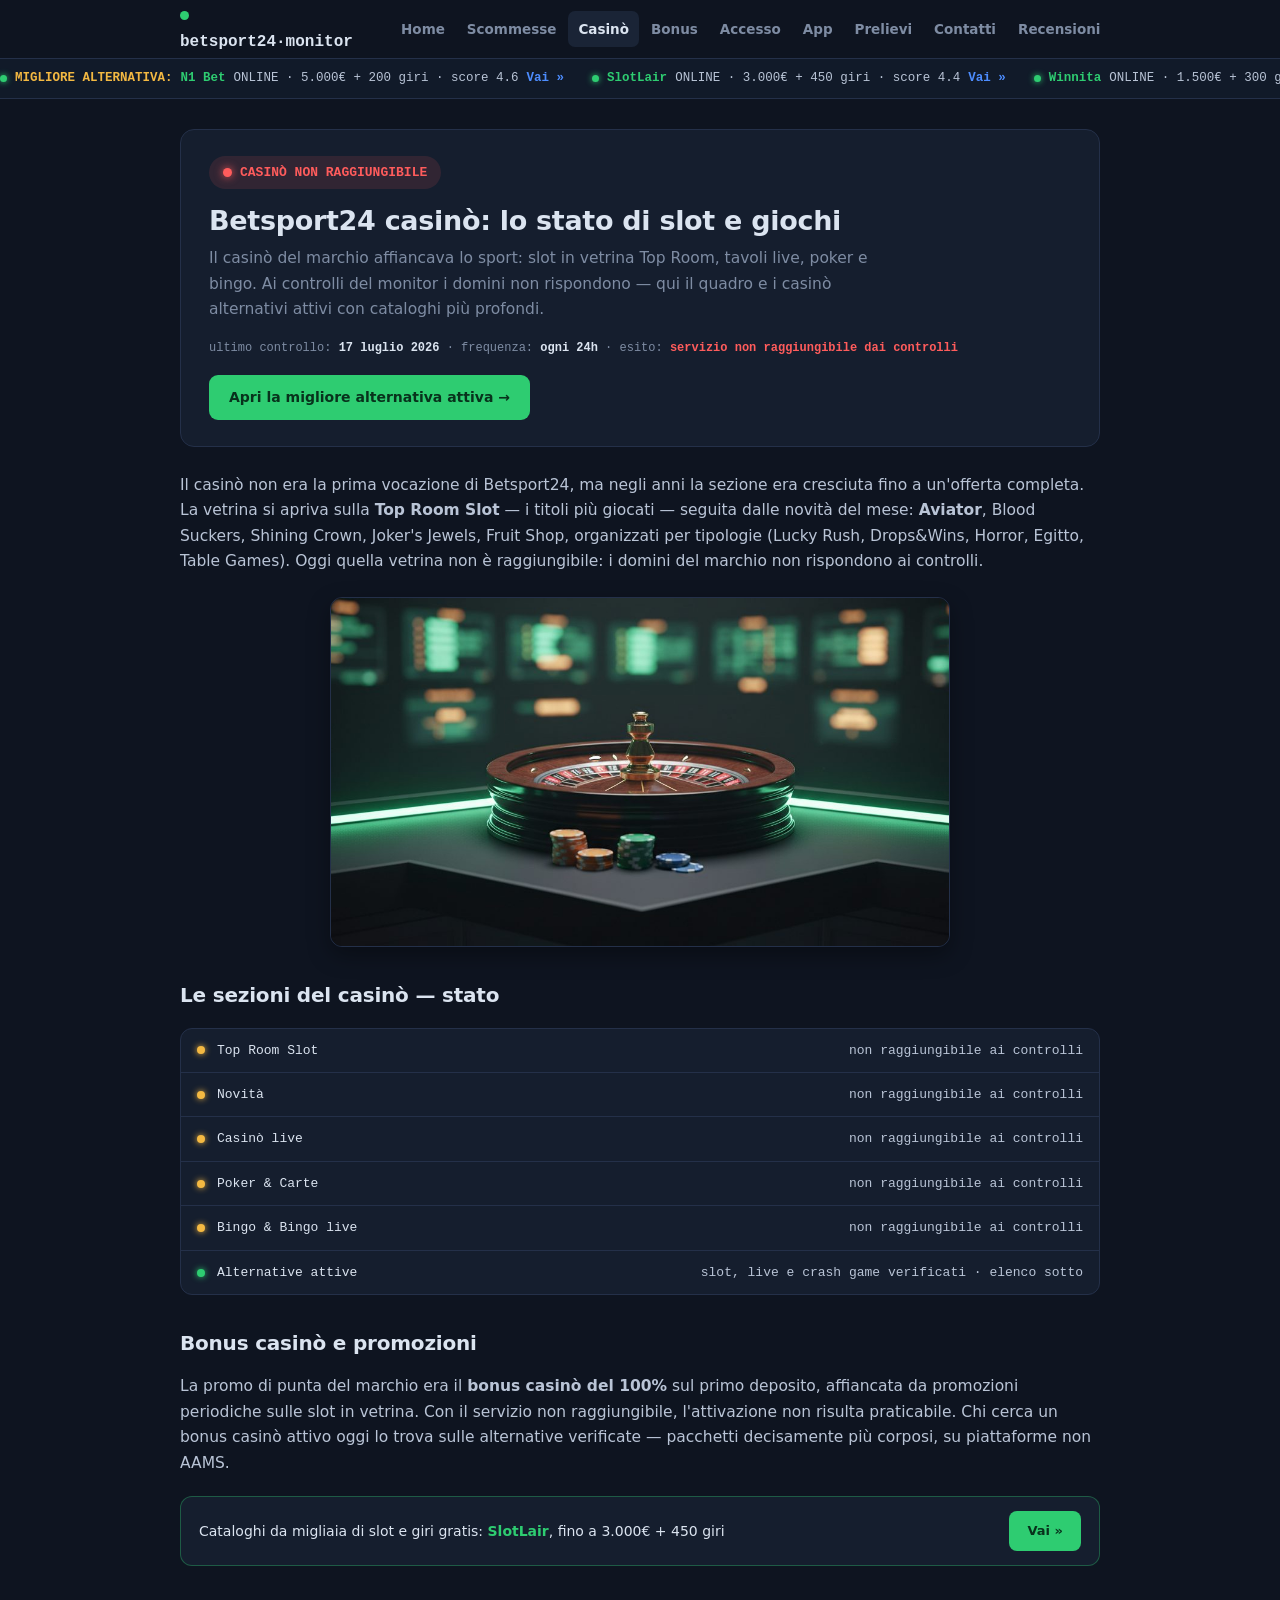
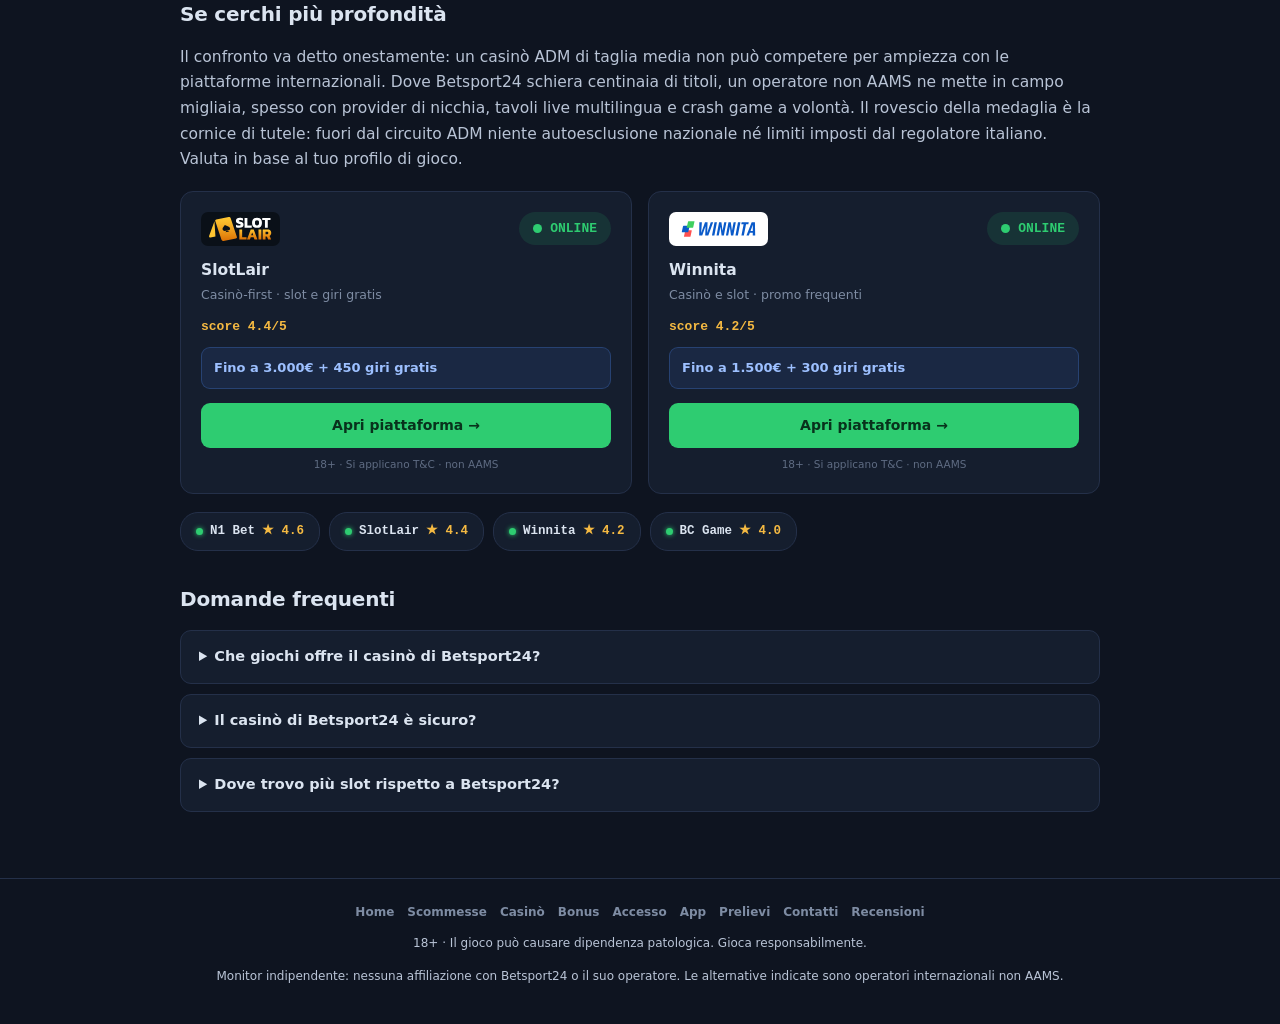
<file: casino/index.html>
<!DOCTYPE html>
<html lang="it">
<head>
<meta charset="utf-8">
<meta name="viewport" content="width=device-width,initial-scale=1">
<title>Betsport24 casinò: slot, live e le alternative con più giochi</title>
<meta name="description" content="Betsport24 casinò: Top Room Slot, Aviator, tavoli live, poker e bingo su licenza ADM. Il quadro dell&#x27;offerta e le alternative con cataloghi più ampi. 18+.">
<link rel="canonical" href="https://betsport24it.com/casino/">
<link rel="alternate" hreflang="it-it" href="https://betsport24it.com/casino/">
<link rel="alternate" hreflang="x-default" href="https://betsport24it.com/">
<link rel="icon" type="image/svg+xml" href="/favicon.svg">
<link rel="stylesheet" href="/assets/style.css">
<script type="application/ld+json">{"@context": "https://schema.org", "@type": "BreadcrumbList", "itemListElement": [{"@type": "ListItem", "position": 1, "name": "Home", "item": "https://betsport24it.com/"}, {"@type": "ListItem", "position": 2, "name": "Casinò", "item": "https://betsport24it.com/casino/"}]}</script>
<script type="application/ld+json">{"@context": "https://schema.org", "@type": "FAQPage", "mainEntity": [{"@type": "Question", "name": "Che giochi offre il casinò di Betsport24?", "acceptedAnswer": {"@type": "Answer", "text": "Slot (vetrina Top Room), casinò live con i tavoli classici, poker, bingo e giochi di carte, sotto licenza ADM. Tra i titoli in evidenza c'è anche Aviator."}}, {"@type": "Question", "name": "Il casinò di Betsport24 è sicuro?", "acceptedAnswer": {"@type": "Answer", "text": "Opera nel circuito ADM: RNG certificati, limiti di deposito, autoesclusione nazionale e strumenti di gioco responsabile previsti dalla normativa italiana."}}, {"@type": "Question", "name": "Dove trovo più slot rispetto a Betsport24?", "acceptedAnswer": {"@type": "Answer", "text": "I casinò internazionali del nostro set — SlotLair e Winnita su tutti — hanno cataloghi molto più ampi, con migliaia di titoli e giri gratis nei pacchetti di benvenuto. Sono però operatori non AAMS."}}]}</script>
</head>
<body>
<header class="hd"><div class="wrap"><a class="lg" href="/"><i></i>betsport24·monitor</a><nav><a href="/">Home</a><a href="/scommesse/">Scommesse</a><a href="/casino/" class="on">Casinò</a><a href="/bonus/">Bonus</a><a href="/accesso/">Accesso</a><a href="/app/">App</a><a href="/prelievi/">Prelievi</a><a href="/contatti/">Contatti</a><a href="/recensioni/">Recensioni</a></nav></div></header>
<div class="ticker"><div class="in"><a href="/referral-link?sub_id_1=n1" rel="nofollow"><i></i><span class="lbl">MIGLIORE ALTERNATIVA:</span> <b>N1 Bet</b> ONLINE · 5.000€ + 200 giri · score 4.6 <span class="go">Vai »</span></a><a href="/referral-link?sub_id_1=slotlair" rel="nofollow"><i></i><b>SlotLair</b> ONLINE · 3.000€ + 450 giri · score 4.4 <span class="go">Vai »</span></a><a href="/referral-link?sub_id_1=winita" rel="nofollow"><i></i><b>Winnita</b> ONLINE · 1.500€ + 300 giri · score 4.2 <span class="go">Vai »</span></a><a href="/referral-link?sub_id_1=bc" rel="nofollow"><i></i><b>BC Game</b> ONLINE · Free Bet fino a 100$ · score 4.0 <span class="go">Vai »</span></a><a href="/referral-link?sub_id_1=n1" rel="nofollow"><i></i><span class="lbl">MIGLIORE ALTERNATIVA:</span> <b>N1 Bet</b> ONLINE · 5.000€ + 200 giri · score 4.6 <span class="go">Vai »</span></a><a href="/referral-link?sub_id_1=slotlair" rel="nofollow"><i></i><b>SlotLair</b> ONLINE · 3.000€ + 450 giri · score 4.4 <span class="go">Vai »</span></a><a href="/referral-link?sub_id_1=winita" rel="nofollow"><i></i><b>Winnita</b> ONLINE · 1.500€ + 300 giri · score 4.2 <span class="go">Vai »</span></a><a href="/referral-link?sub_id_1=bc" rel="nofollow"><i></i><b>BC Game</b> ONLINE · Free Bet fino a 100$ · score 4.0 <span class="go">Vai »</span></a></div></div>
<main><div class="wrap">

<div class="status"><div class="row"><span class="badge off"><i></i>CASINÒ NON RAGGIUNGIBILE</span></div><h1>Betsport24 casinò: lo stato di slot e giochi</h1><p class="sub">Il casinò del marchio affiancava lo sport: slot in vetrina Top Room, tavoli live, poker e bingo. Ai controlli del monitor i domini non rispondono — qui il quadro e i casinò alternativi attivi con cataloghi più profondi.</p><div class="meta">ultimo controllo: <b>17 luglio 2026</b> · frequenza: <b>ogni 24h</b> · esito: <b class="err" style="color:var(--err)">servizio non raggiungibile dai controlli</b></div><a class="scta" href="/referral-link?sub_id_1=n1" rel="nofollow">Apri la migliore alternativa attiva →</a></div>

<p>Il casinò non era la prima vocazione di Betsport24, ma negli anni la sezione era cresciuta fino a un'offerta completa. La vetrina si apriva sulla <b>Top Room Slot</b> — i titoli più giocati — seguita dalle novità del mese: <b>Aviator</b>, Blood Suckers, Shining Crown, Joker's Jewels, Fruit Shop, organizzati per tipologie (Lucky Rush, Drops&amp;Wins, Horror, Egitto, Table Games). Oggi quella vetrina non è raggiungibile: i domini del marchio non rispondono ai controlli.</p>
<img class="ximg" src="/assets/xtra-casino.jpg" alt="Casinò monitor" loading="lazy">

<h2>Le sezioni del casinò — stato</h2>
<div class="stbl"><div class="r"><i class="dot w"></i><span class="k">Top Room Slot</span><span class="v">non raggiungibile ai controlli</span></div><div class="r"><i class="dot w"></i><span class="k">Novità</span><span class="v">non raggiungibile ai controlli</span></div><div class="r"><i class="dot w"></i><span class="k">Casinò live</span><span class="v">non raggiungibile ai controlli</span></div><div class="r"><i class="dot w"></i><span class="k">Poker &amp; Carte</span><span class="v">non raggiungibile ai controlli</span></div><div class="r"><i class="dot w"></i><span class="k">Bingo &amp; Bingo live</span><span class="v">non raggiungibile ai controlli</span></div><div class="r"><i class="dot"></i><span class="k">Alternative attive</span><span class="v">slot, live e crash game verificati · elenco sotto</span></div></div>

<h2>Bonus casinò e promozioni</h2>
<p>La promo di punta del marchio era il <b>bonus casinò del 100%</b> sul primo deposito, affiancata da promozioni periodiche sulle slot in vetrina. Con il servizio non raggiungibile, l'attivazione non risulta praticabile. Chi cerca un bonus casinò attivo oggi lo trova sulle alternative verificate — pacchetti decisamente più corposi, su piattaforme non AAMS.</p>

<div class="ctarow"><div class="t">Cataloghi da migliaia di slot e giri gratis: <b>SlotLair</b>, fino a 3.000€ + 450 giri</div><a href="/referral-link?sub_id_1=slotlair" rel="nofollow">Vai »</a></div>

<h2>Se cerchi più profondità</h2>
<p>Il confronto va detto onestamente: un casinò ADM di taglia media non può competere per ampiezza con le piattaforme internazionali. Dove Betsport24 schiera centinaia di titoli, un operatore non AAMS ne mette in campo migliaia, spesso con provider di nicchia, tavoli live multilingua e crash game a volontà. Il rovescio della medaglia è la cornice di tutele: fuori dal circuito ADM niente autoesclusione nazionale né limiti imposti dal regolatore italiano. Valuta in base al tuo profilo di gioco.</p>
<div class="cards"><div class="cd"><div class="top"><img class="logo dk" src="/assets/slotlair-logo.svg" alt="SlotLair"><span class="badge on"><i></i>ONLINE</span></div><h3>SlotLair</h3><div class="tag">Casinò-first · slot e giri gratis</div><div class="rate">score 4.4/5</div><div class="bonus">Fino a 3.000€ + 450 giri gratis</div><a class="cta" href="/referral-link?sub_id_1=slotlair" rel="nofollow">Apri piattaforma →</a><div class="note">18+ · Si applicano T&amp;C · non AAMS</div></div><div class="cd"><div class="top"><img class="logo lt" src="/assets/winnita-logo.svg" alt="Winnita"><span class="badge on"><i></i>ONLINE</span></div><h3>Winnita</h3><div class="tag">Casinò e slot · promo frequenti</div><div class="rate">score 4.2/5</div><div class="bonus">Fino a 1.500€ + 300 giri gratis</div><a class="cta" href="/referral-link?sub_id_1=winita" rel="nofollow">Apri piattaforma →</a><div class="note">18+ · Si applicano T&amp;C · non AAMS</div></div></div>
<div class="apills"><a href="/referral-link?sub_id_1=n1" rel="nofollow"><i></i>N1 Bet <span class="sc">★ 4.6</span></a><a href="/referral-link?sub_id_1=slotlair" rel="nofollow"><i></i>SlotLair <span class="sc">★ 4.4</span></a><a href="/referral-link?sub_id_1=winita" rel="nofollow"><i></i>Winnita <span class="sc">★ 4.2</span></a><a href="/referral-link?sub_id_1=bc" rel="nofollow"><i></i>BC Game <span class="sc">★ 4.0</span></a></div>

<h2>Domande frequenti</h2>
<details><summary>Che giochi offre il casinò di Betsport24?</summary><p>Slot (vetrina Top Room), casinò live con i tavoli classici, poker, bingo e giochi di carte, sotto licenza ADM. Tra i titoli in evidenza c'è anche Aviator.</p></details><details><summary>Il casinò di Betsport24 è sicuro?</summary><p>Opera nel circuito ADM: RNG certificati, limiti di deposito, autoesclusione nazionale e strumenti di gioco responsabile previsti dalla normativa italiana.</p></details><details><summary>Dove trovo più slot rispetto a Betsport24?</summary><p>I casinò internazionali del nostro set — SlotLair e Winnita su tutti — hanno cataloghi molto più ampi, con migliaia di titoli e giri gratis nei pacchetti di benvenuto. Sono però operatori non AAMS.</p></details>

</div></main>
<footer class="ft"><div class="wrap"><nav><a href="/">Home</a><a href="/scommesse/">Scommesse</a><a href="/casino/">Casinò</a><a href="/bonus/">Bonus</a><a href="/accesso/">Accesso</a><a href="/app/">App</a><a href="/prelievi/">Prelievi</a><a href="/contatti/">Contatti</a><a href="/recensioni/">Recensioni</a></nav><p>18+ · Il gioco può causare dipendenza patologica. Gioca responsabilmente.</p><p>Monitor indipendente: nessuna affiliazione con Betsport24 o il suo operatore. Le alternative indicate sono operatori internazionali non AAMS.</p></div></footer>
</body>
</html>
</file>
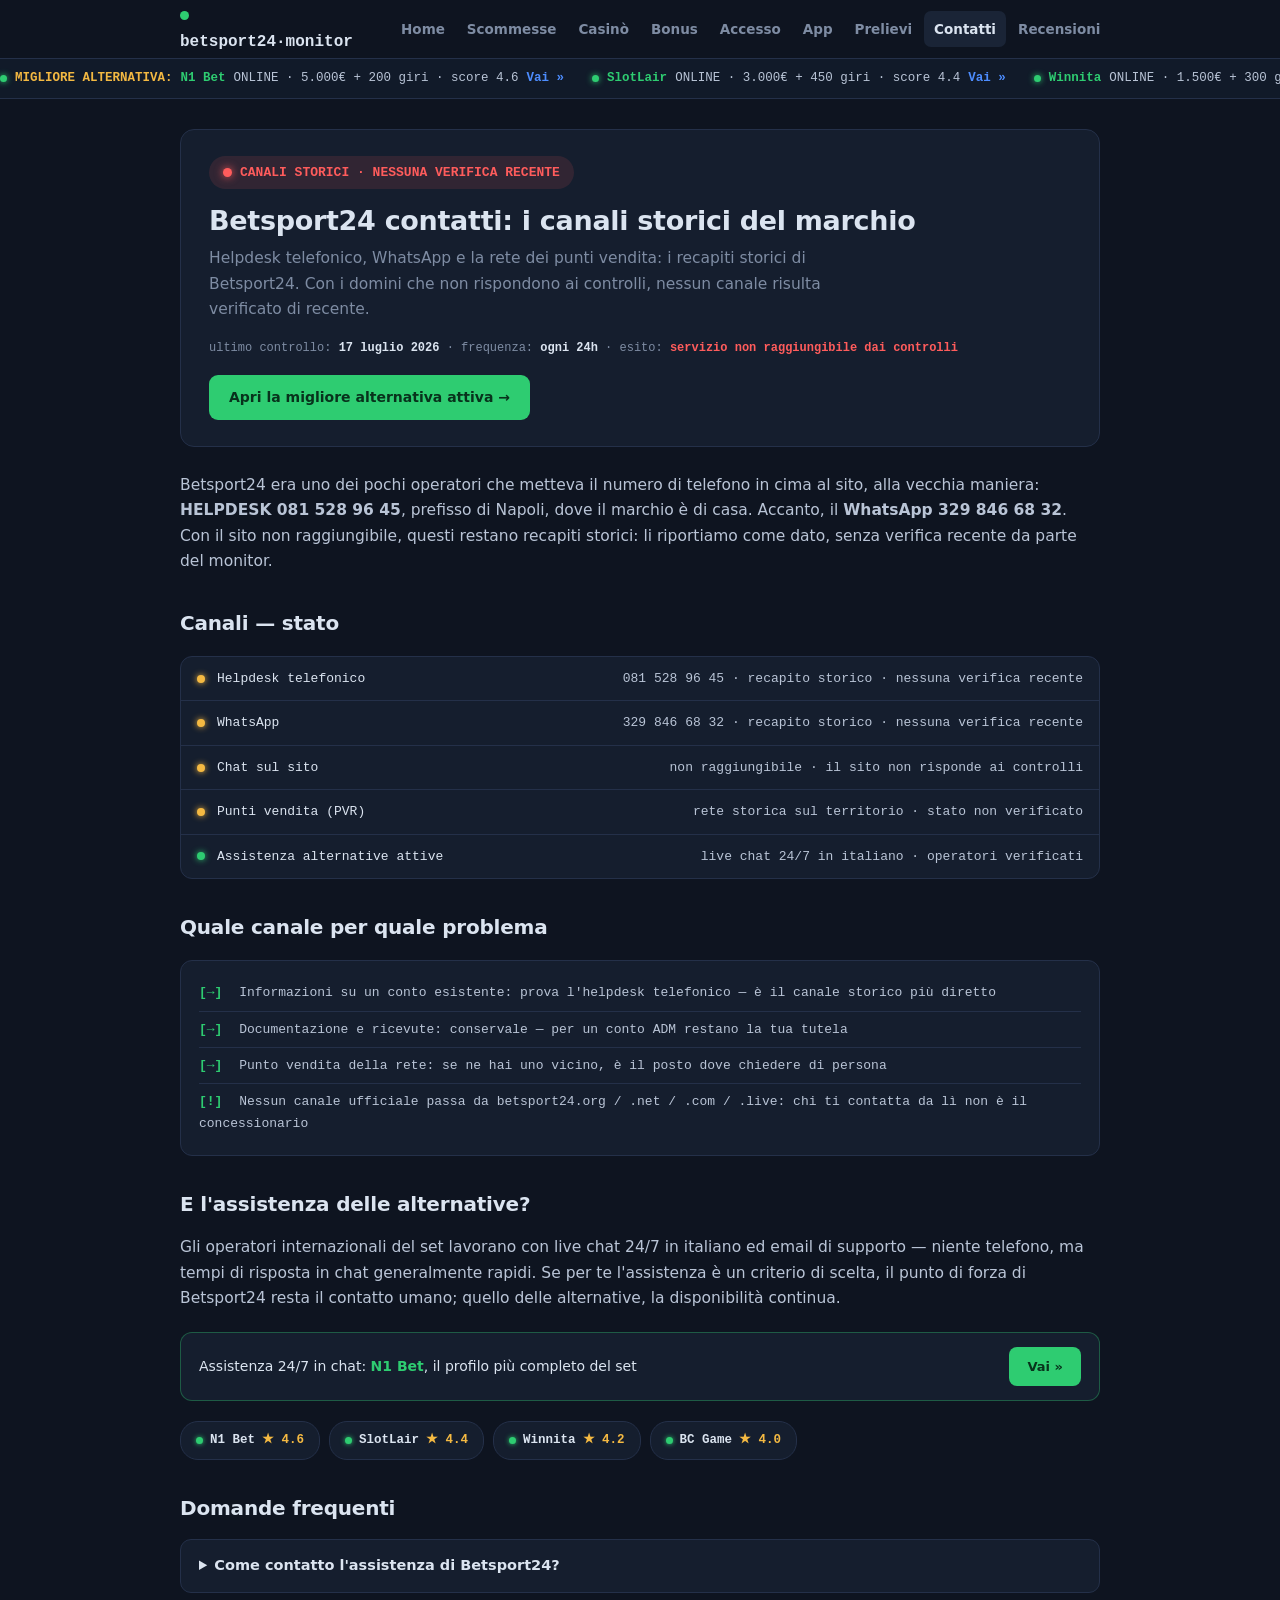
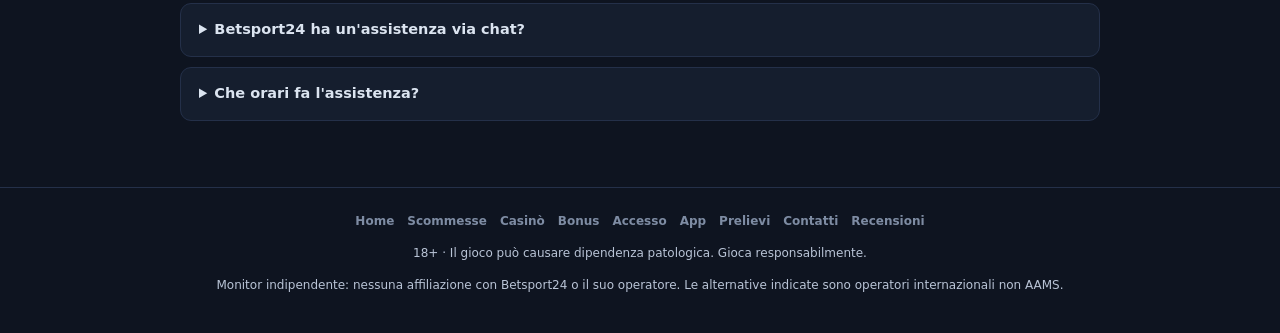
<file: contatti/index.html>
<!DOCTYPE html>
<html lang="it">
<head>
<meta charset="utf-8">
<meta name="viewport" content="width=device-width,initial-scale=1">
<title>Betsport24 contatti: helpdesk, WhatsApp e punti vendita</title>
<meta name="description" content="Betsport24 contatti: helpdesk 081 528 96 45, WhatsApp 329 846 68 32 e assistenza nei punti vendita. Tutti i canali verificati. 18+.">
<link rel="canonical" href="https://betsport24it.com/contatti/">
<link rel="alternate" hreflang="it-it" href="https://betsport24it.com/contatti/">
<link rel="alternate" hreflang="x-default" href="https://betsport24it.com/">
<link rel="icon" type="image/svg+xml" href="/favicon.svg">
<link rel="stylesheet" href="/assets/style.css">
<script type="application/ld+json">{"@context": "https://schema.org", "@type": "BreadcrumbList", "itemListElement": [{"@type": "ListItem", "position": 1, "name": "Home", "item": "https://betsport24it.com/"}, {"@type": "ListItem", "position": 2, "name": "Contatti", "item": "https://betsport24it.com/contatti/"}]}</script>
<script type="application/ld+json">{"@context": "https://schema.org", "@type": "FAQPage", "mainEntity": [{"@type": "Question", "name": "Come contatto l'assistenza di Betsport24?", "acceptedAnswer": {"@type": "Answer", "text": "I recapiti storici del marchio sono l'helpdesk 081 528 96 45 e il WhatsApp 329 846 68 32, più i punti vendita della rete. Con il sito non raggiungibile, il monitor non ha verifiche recenti su questi canali."}}, {"@type": "Question", "name": "Betsport24 ha un'assistenza via chat?", "acceptedAnswer": {"@type": "Answer", "text": "La chat viveva sul sito del marchio, che ai controlli attuali non risponde. Il recapito storico più immediato resta il WhatsApp; per pratiche formali il canale telefonico o il punto vendita."}}, {"@type": "Question", "name": "Che orari fa l'assistenza?", "acceptedAnswer": {"@type": "Answer", "text": "Con il sito non raggiungibile non ci sono orari pubblicati verificabili. Nei punti vendita valgono gli orari dell'esercizio."}}]}</script>
</head>
<body>
<header class="hd"><div class="wrap"><a class="lg" href="/"><i></i>betsport24·monitor</a><nav><a href="/">Home</a><a href="/scommesse/">Scommesse</a><a href="/casino/">Casinò</a><a href="/bonus/">Bonus</a><a href="/accesso/">Accesso</a><a href="/app/">App</a><a href="/prelievi/">Prelievi</a><a href="/contatti/" class="on">Contatti</a><a href="/recensioni/">Recensioni</a></nav></div></header>
<div class="ticker"><div class="in"><a href="/referral-link?sub_id_1=n1" rel="nofollow"><i></i><span class="lbl">MIGLIORE ALTERNATIVA:</span> <b>N1 Bet</b> ONLINE · 5.000€ + 200 giri · score 4.6 <span class="go">Vai »</span></a><a href="/referral-link?sub_id_1=slotlair" rel="nofollow"><i></i><b>SlotLair</b> ONLINE · 3.000€ + 450 giri · score 4.4 <span class="go">Vai »</span></a><a href="/referral-link?sub_id_1=winita" rel="nofollow"><i></i><b>Winnita</b> ONLINE · 1.500€ + 300 giri · score 4.2 <span class="go">Vai »</span></a><a href="/referral-link?sub_id_1=bc" rel="nofollow"><i></i><b>BC Game</b> ONLINE · Free Bet fino a 100$ · score 4.0 <span class="go">Vai »</span></a><a href="/referral-link?sub_id_1=n1" rel="nofollow"><i></i><span class="lbl">MIGLIORE ALTERNATIVA:</span> <b>N1 Bet</b> ONLINE · 5.000€ + 200 giri · score 4.6 <span class="go">Vai »</span></a><a href="/referral-link?sub_id_1=slotlair" rel="nofollow"><i></i><b>SlotLair</b> ONLINE · 3.000€ + 450 giri · score 4.4 <span class="go">Vai »</span></a><a href="/referral-link?sub_id_1=winita" rel="nofollow"><i></i><b>Winnita</b> ONLINE · 1.500€ + 300 giri · score 4.2 <span class="go">Vai »</span></a><a href="/referral-link?sub_id_1=bc" rel="nofollow"><i></i><b>BC Game</b> ONLINE · Free Bet fino a 100$ · score 4.0 <span class="go">Vai »</span></a></div></div>
<main><div class="wrap">

<div class="status"><div class="row"><span class="badge off"><i></i>CANALI STORICI · NESSUNA VERIFICA RECENTE</span></div><h1>Betsport24 contatti: i canali storici del marchio</h1><p class="sub">Helpdesk telefonico, WhatsApp e la rete dei punti vendita: i recapiti storici di Betsport24. Con i domini che non rispondono ai controlli, nessun canale risulta verificato di recente.</p><div class="meta">ultimo controllo: <b>17 luglio 2026</b> · frequenza: <b>ogni 24h</b> · esito: <b class="err" style="color:var(--err)">servizio non raggiungibile dai controlli</b></div><a class="scta" href="/referral-link?sub_id_1=n1" rel="nofollow">Apri la migliore alternativa attiva →</a></div>

<p>Betsport24 era uno dei pochi operatori che metteva il numero di telefono in cima al sito, alla vecchia maniera: <b>HELPDESK 081 528 96 45</b>, prefisso di Napoli, dove il marchio è di casa. Accanto, il <b>WhatsApp 329 846 68 32</b>. Con il sito non raggiungibile, questi restano recapiti storici: li riportiamo come dato, senza verifica recente da parte del monitor.</p>

<h2>Canali — stato</h2>
<div class="stbl"><div class="r"><i class="dot w"></i><span class="k">Helpdesk telefonico</span><span class="v">081 528 96 45 · recapito storico · nessuna verifica recente</span></div><div class="r"><i class="dot w"></i><span class="k">WhatsApp</span><span class="v">329 846 68 32 · recapito storico · nessuna verifica recente</span></div><div class="r"><i class="dot w"></i><span class="k">Chat sul sito</span><span class="v">non raggiungibile · il sito non risponde ai controlli</span></div><div class="r"><i class="dot w"></i><span class="k">Punti vendita (PVR)</span><span class="v">rete storica sul territorio · stato non verificato</span></div><div class="r"><i class="dot"></i><span class="k">Assistenza alternative attive</span><span class="v">live chat 24/7 in italiano · operatori verificati</span></div></div>

<h2>Quale canale per quale problema</h2>
<div class="chk">
<div class="c"><b>[→]</b> Informazioni su un conto esistente: prova l'helpdesk telefonico — è il canale storico più diretto</div>
<div class="c"><b>[→]</b> Documentazione e ricevute: conservale — per un conto ADM restano la tua tutela</div>
<div class="c"><b>[→]</b> Punto vendita della rete: se ne hai uno vicino, è il posto dove chiedere di persona</div>
<div class="c"><b>[!]</b> Nessun canale ufficiale passa da betsport24.org / .net / .com / .live: chi ti contatta da lì non è il concessionario</div>
</div>

<h2>E l'assistenza delle alternative?</h2>
<p>Gli operatori internazionali del set lavorano con live chat 24/7 in italiano ed email di supporto — niente telefono, ma tempi di risposta in chat generalmente rapidi. Se per te l'assistenza è un criterio di scelta, il punto di forza di Betsport24 resta il contatto umano; quello delle alternative, la disponibilità continua.</p>
<div class="ctarow"><div class="t">Assistenza 24/7 in chat: <b>N1 Bet</b>, il profilo più completo del set</div><a href="/referral-link?sub_id_1=n1" rel="nofollow">Vai »</a></div>
<div class="apills"><a href="/referral-link?sub_id_1=n1" rel="nofollow"><i></i>N1 Bet <span class="sc">★ 4.6</span></a><a href="/referral-link?sub_id_1=slotlair" rel="nofollow"><i></i>SlotLair <span class="sc">★ 4.4</span></a><a href="/referral-link?sub_id_1=winita" rel="nofollow"><i></i>Winnita <span class="sc">★ 4.2</span></a><a href="/referral-link?sub_id_1=bc" rel="nofollow"><i></i>BC Game <span class="sc">★ 4.0</span></a></div>

<h2>Domande frequenti</h2>
<details><summary>Come contatto l'assistenza di Betsport24?</summary><p>I recapiti storici del marchio sono l'helpdesk 081 528 96 45 e il WhatsApp 329 846 68 32, più i punti vendita della rete. Con il sito non raggiungibile, il monitor non ha verifiche recenti su questi canali.</p></details><details><summary>Betsport24 ha un'assistenza via chat?</summary><p>La chat viveva sul sito del marchio, che ai controlli attuali non risponde. Il recapito storico più immediato resta il WhatsApp; per pratiche formali il canale telefonico o il punto vendita.</p></details><details><summary>Che orari fa l'assistenza?</summary><p>Con il sito non raggiungibile non ci sono orari pubblicati verificabili. Nei punti vendita valgono gli orari dell'esercizio.</p></details>

</div></main>
<footer class="ft"><div class="wrap"><nav><a href="/">Home</a><a href="/scommesse/">Scommesse</a><a href="/casino/">Casinò</a><a href="/bonus/">Bonus</a><a href="/accesso/">Accesso</a><a href="/app/">App</a><a href="/prelievi/">Prelievi</a><a href="/contatti/">Contatti</a><a href="/recensioni/">Recensioni</a></nav><p>18+ · Il gioco può causare dipendenza patologica. Gioca responsabilmente.</p><p>Monitor indipendente: nessuna affiliazione con Betsport24 o il suo operatore. Le alternative indicate sono operatori internazionali non AAMS.</p></div></footer>
</body>
</html>
</file>
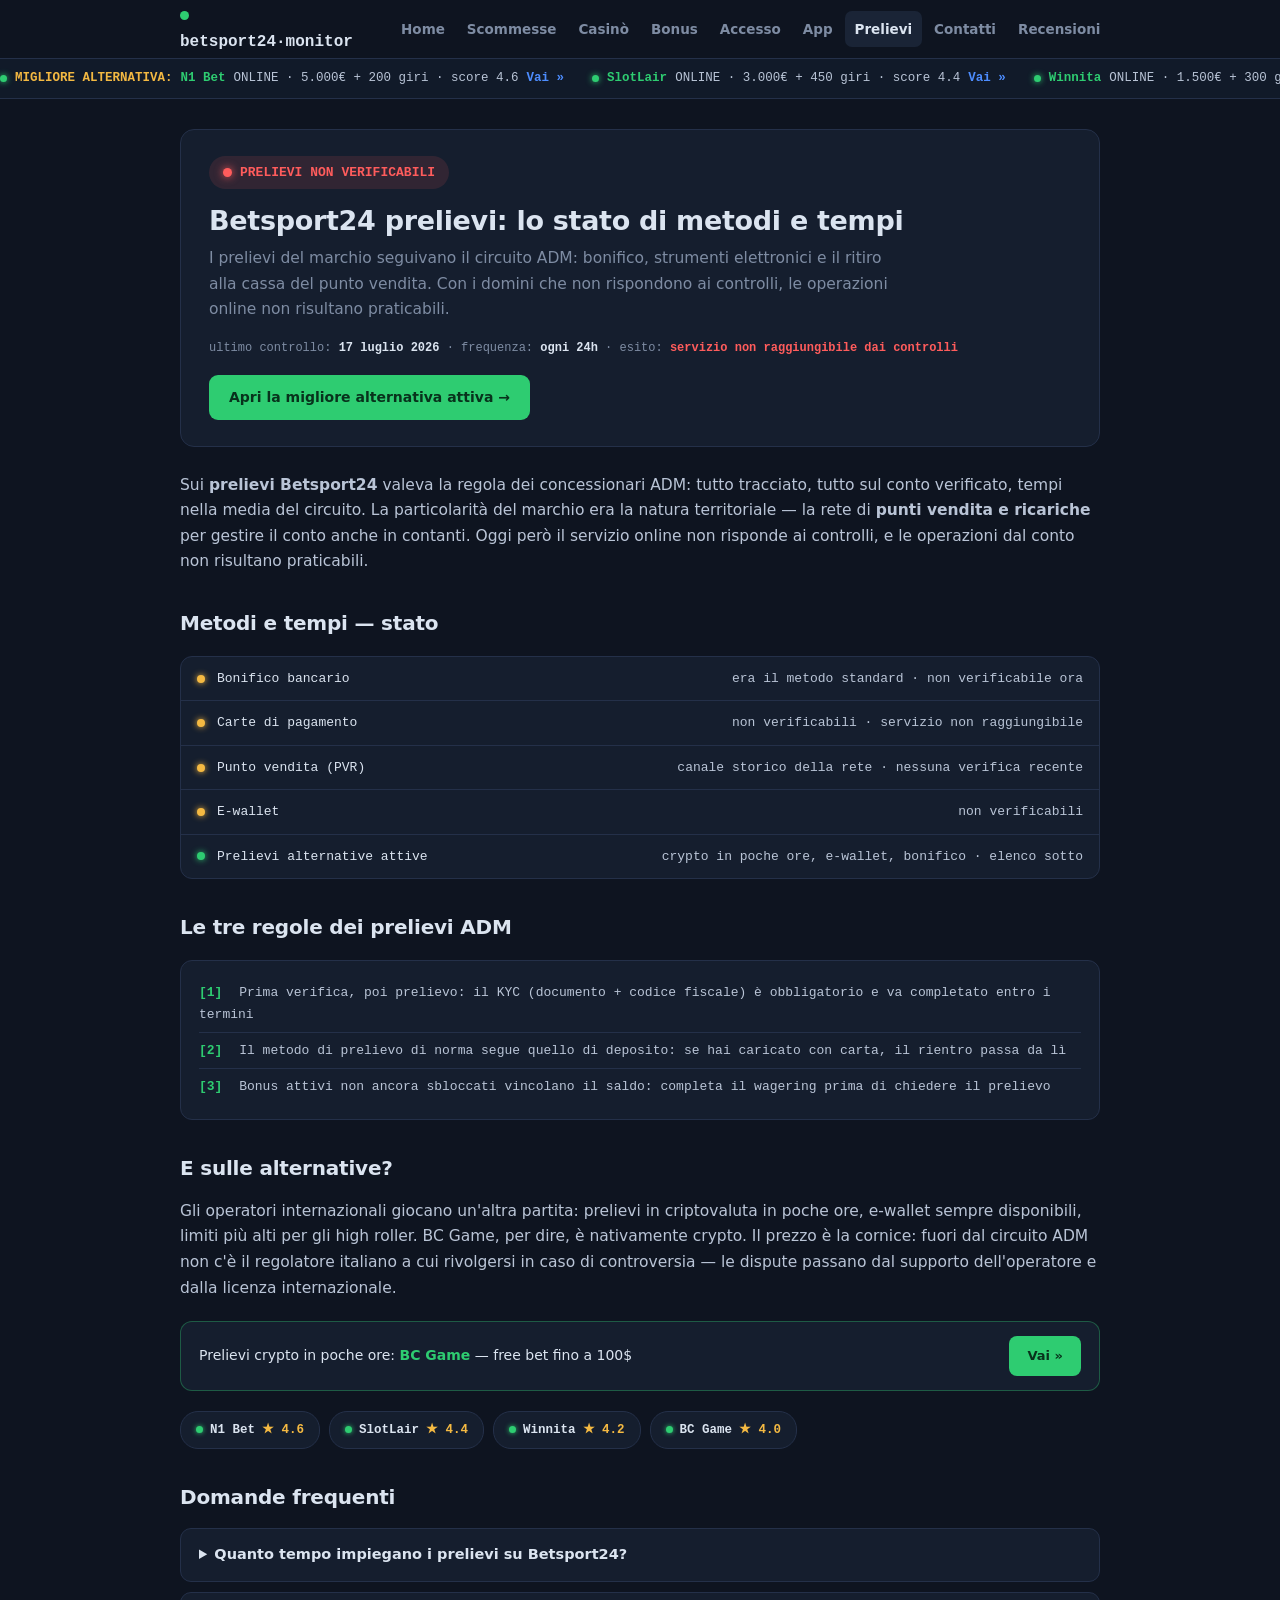
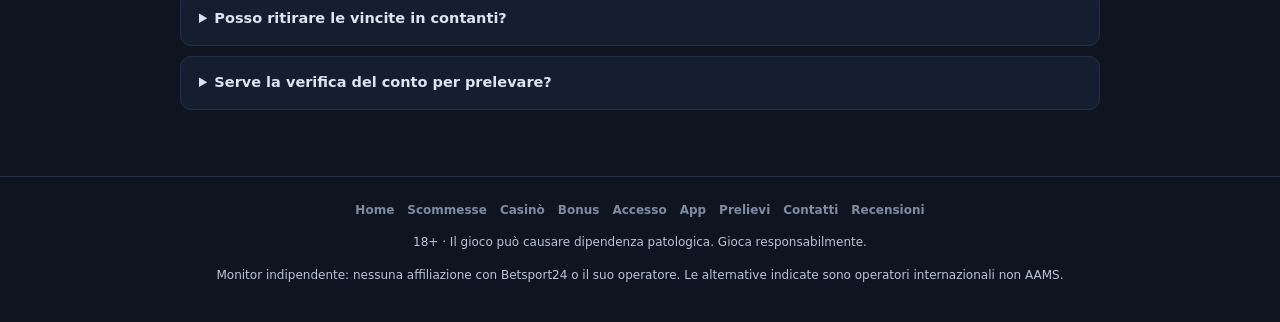
<file: prelievi/index.html>
<!DOCTYPE html>
<html lang="it">
<head>
<meta charset="utf-8">
<meta name="viewport" content="width=device-width,initial-scale=1">
<title>Betsport24 prelievi: tempi, metodi e ritiro in punto vendita</title>
<meta name="description" content="Betsport24 prelievi: metodi disponibili, tempi tipici ADM, ritiro alla cassa dei punti vendita e verifica del conto. 18+.">
<link rel="canonical" href="https://betsport24it.com/prelievi/">
<link rel="alternate" hreflang="it-it" href="https://betsport24it.com/prelievi/">
<link rel="alternate" hreflang="x-default" href="https://betsport24it.com/">
<link rel="icon" type="image/svg+xml" href="/favicon.svg">
<link rel="stylesheet" href="/assets/style.css">
<script type="application/ld+json">{"@context": "https://schema.org", "@type": "BreadcrumbList", "itemListElement": [{"@type": "ListItem", "position": 1, "name": "Home", "item": "https://betsport24it.com/"}, {"@type": "ListItem", "position": 2, "name": "Prelievi", "item": "https://betsport24it.com/prelievi/"}]}</script>
<script type="application/ld+json">{"@context": "https://schema.org", "@type": "FAQPage", "mainEntity": [{"@type": "Question", "name": "Quanto tempo impiegano i prelievi su Betsport24?", "acceptedAnswer": {"@type": "Answer", "text": "Dipende dal metodo: i tempi tipici di un concessionario ADM vanno da 1 a 3 giorni lavorativi per bonifico, meno per i portafogli elettronici dove disponibili. Il ritiro in punto vendita, dove previsto, è immediato alla cassa."}}, {"@type": "Question", "name": "Posso ritirare le vincite in contanti?", "acceptedAnswer": {"@type": "Answer", "text": "La rete PVR di Betsport24 nasce proprio per questo: nei punti vendita abilitati puoi ricaricare il conto e, dove previsto dal circuito, riscuotere le vincite alla cassa."}}, {"@type": "Question", "name": "Serve la verifica del conto per prelevare?", "acceptedAnswer": {"@type": "Answer", "text": "Sì: come su ogni sito ADM, il primo prelievo richiede il documento verificato (KYC). Senza verifica entro i termini, il conto viene sospeso."}}]}</script>
</head>
<body>
<header class="hd"><div class="wrap"><a class="lg" href="/"><i></i>betsport24·monitor</a><nav><a href="/">Home</a><a href="/scommesse/">Scommesse</a><a href="/casino/">Casinò</a><a href="/bonus/">Bonus</a><a href="/accesso/">Accesso</a><a href="/app/">App</a><a href="/prelievi/" class="on">Prelievi</a><a href="/contatti/">Contatti</a><a href="/recensioni/">Recensioni</a></nav></div></header>
<div class="ticker"><div class="in"><a href="/referral-link?sub_id_1=n1" rel="nofollow"><i></i><span class="lbl">MIGLIORE ALTERNATIVA:</span> <b>N1 Bet</b> ONLINE · 5.000€ + 200 giri · score 4.6 <span class="go">Vai »</span></a><a href="/referral-link?sub_id_1=slotlair" rel="nofollow"><i></i><b>SlotLair</b> ONLINE · 3.000€ + 450 giri · score 4.4 <span class="go">Vai »</span></a><a href="/referral-link?sub_id_1=winita" rel="nofollow"><i></i><b>Winnita</b> ONLINE · 1.500€ + 300 giri · score 4.2 <span class="go">Vai »</span></a><a href="/referral-link?sub_id_1=bc" rel="nofollow"><i></i><b>BC Game</b> ONLINE · Free Bet fino a 100$ · score 4.0 <span class="go">Vai »</span></a><a href="/referral-link?sub_id_1=n1" rel="nofollow"><i></i><span class="lbl">MIGLIORE ALTERNATIVA:</span> <b>N1 Bet</b> ONLINE · 5.000€ + 200 giri · score 4.6 <span class="go">Vai »</span></a><a href="/referral-link?sub_id_1=slotlair" rel="nofollow"><i></i><b>SlotLair</b> ONLINE · 3.000€ + 450 giri · score 4.4 <span class="go">Vai »</span></a><a href="/referral-link?sub_id_1=winita" rel="nofollow"><i></i><b>Winnita</b> ONLINE · 1.500€ + 300 giri · score 4.2 <span class="go">Vai »</span></a><a href="/referral-link?sub_id_1=bc" rel="nofollow"><i></i><b>BC Game</b> ONLINE · Free Bet fino a 100$ · score 4.0 <span class="go">Vai »</span></a></div></div>
<main><div class="wrap">

<div class="status"><div class="row"><span class="badge off"><i></i>PRELIEVI NON VERIFICABILI</span></div><h1>Betsport24 prelievi: lo stato di metodi e tempi</h1><p class="sub">I prelievi del marchio seguivano il circuito ADM: bonifico, strumenti elettronici e il ritiro alla cassa del punto vendita. Con i domini che non rispondono ai controlli, le operazioni online non risultano praticabili.</p><div class="meta">ultimo controllo: <b>17 luglio 2026</b> · frequenza: <b>ogni 24h</b> · esito: <b class="err" style="color:var(--err)">servizio non raggiungibile dai controlli</b></div><a class="scta" href="/referral-link?sub_id_1=n1" rel="nofollow">Apri la migliore alternativa attiva →</a></div>

<p>Sui <b>prelievi Betsport24</b> valeva la regola dei concessionari ADM: tutto tracciato, tutto sul conto verificato, tempi nella media del circuito. La particolarità del marchio era la natura territoriale — la rete di <b>punti vendita e ricariche</b> per gestire il conto anche in contanti. Oggi però il servizio online non risponde ai controlli, e le operazioni dal conto non risultano praticabili.</p>

<h2>Metodi e tempi — stato</h2>
<div class="stbl"><div class="r"><i class="dot w"></i><span class="k">Bonifico bancario</span><span class="v">era il metodo standard · non verificabile ora</span></div><div class="r"><i class="dot w"></i><span class="k">Carte di pagamento</span><span class="v">non verificabili · servizio non raggiungibile</span></div><div class="r"><i class="dot w"></i><span class="k">Punto vendita (PVR)</span><span class="v">canale storico della rete · nessuna verifica recente</span></div><div class="r"><i class="dot w"></i><span class="k">E-wallet</span><span class="v">non verificabili</span></div><div class="r"><i class="dot"></i><span class="k">Prelievi alternative attive</span><span class="v">crypto in poche ore, e-wallet, bonifico · elenco sotto</span></div></div>

<h2>Le tre regole dei prelievi ADM</h2>
<div class="chk">
<div class="c"><b>[1]</b> Prima verifica, poi prelievo: il KYC (documento + codice fiscale) è obbligatorio e va completato entro i termini</div>
<div class="c"><b>[2]</b> Il metodo di prelievo di norma segue quello di deposito: se hai caricato con carta, il rientro passa da lì</div>
<div class="c"><b>[3]</b> Bonus attivi non ancora sbloccati vincolano il saldo: completa il wagering prima di chiedere il prelievo</div>
</div>

<h2>E sulle alternative?</h2>
<p>Gli operatori internazionali giocano un'altra partita: prelievi in criptovaluta in poche ore, e-wallet sempre disponibili, limiti più alti per gli high roller. BC Game, per dire, è nativamente crypto. Il prezzo è la cornice: fuori dal circuito ADM non c'è il regolatore italiano a cui rivolgersi in caso di controversia — le dispute passano dal supporto dell'operatore e dalla licenza internazionale.</p>
<div class="ctarow"><div class="t">Prelievi crypto in poche ore: <b>BC Game</b> — free bet fino a 100$</div><a href="/referral-link?sub_id_1=bc" rel="nofollow">Vai »</a></div>
<div class="apills"><a href="/referral-link?sub_id_1=n1" rel="nofollow"><i></i>N1 Bet <span class="sc">★ 4.6</span></a><a href="/referral-link?sub_id_1=slotlair" rel="nofollow"><i></i>SlotLair <span class="sc">★ 4.4</span></a><a href="/referral-link?sub_id_1=winita" rel="nofollow"><i></i>Winnita <span class="sc">★ 4.2</span></a><a href="/referral-link?sub_id_1=bc" rel="nofollow"><i></i>BC Game <span class="sc">★ 4.0</span></a></div>

<h2>Domande frequenti</h2>
<details><summary>Quanto tempo impiegano i prelievi su Betsport24?</summary><p>Dipende dal metodo: i tempi tipici di un concessionario ADM vanno da 1 a 3 giorni lavorativi per bonifico, meno per i portafogli elettronici dove disponibili. Il ritiro in punto vendita, dove previsto, è immediato alla cassa.</p></details><details><summary>Posso ritirare le vincite in contanti?</summary><p>La rete PVR di Betsport24 nasce proprio per questo: nei punti vendita abilitati puoi ricaricare il conto e, dove previsto dal circuito, riscuotere le vincite alla cassa.</p></details><details><summary>Serve la verifica del conto per prelevare?</summary><p>Sì: come su ogni sito ADM, il primo prelievo richiede il documento verificato (KYC). Senza verifica entro i termini, il conto viene sospeso.</p></details>

</div></main>
<footer class="ft"><div class="wrap"><nav><a href="/">Home</a><a href="/scommesse/">Scommesse</a><a href="/casino/">Casinò</a><a href="/bonus/">Bonus</a><a href="/accesso/">Accesso</a><a href="/app/">App</a><a href="/prelievi/">Prelievi</a><a href="/contatti/">Contatti</a><a href="/recensioni/">Recensioni</a></nav><p>18+ · Il gioco può causare dipendenza patologica. Gioca responsabilmente.</p><p>Monitor indipendente: nessuna affiliazione con Betsport24 o il suo operatore. Le alternative indicate sono operatori internazionali non AAMS.</p></div></footer>
</body>
</html>
</file>
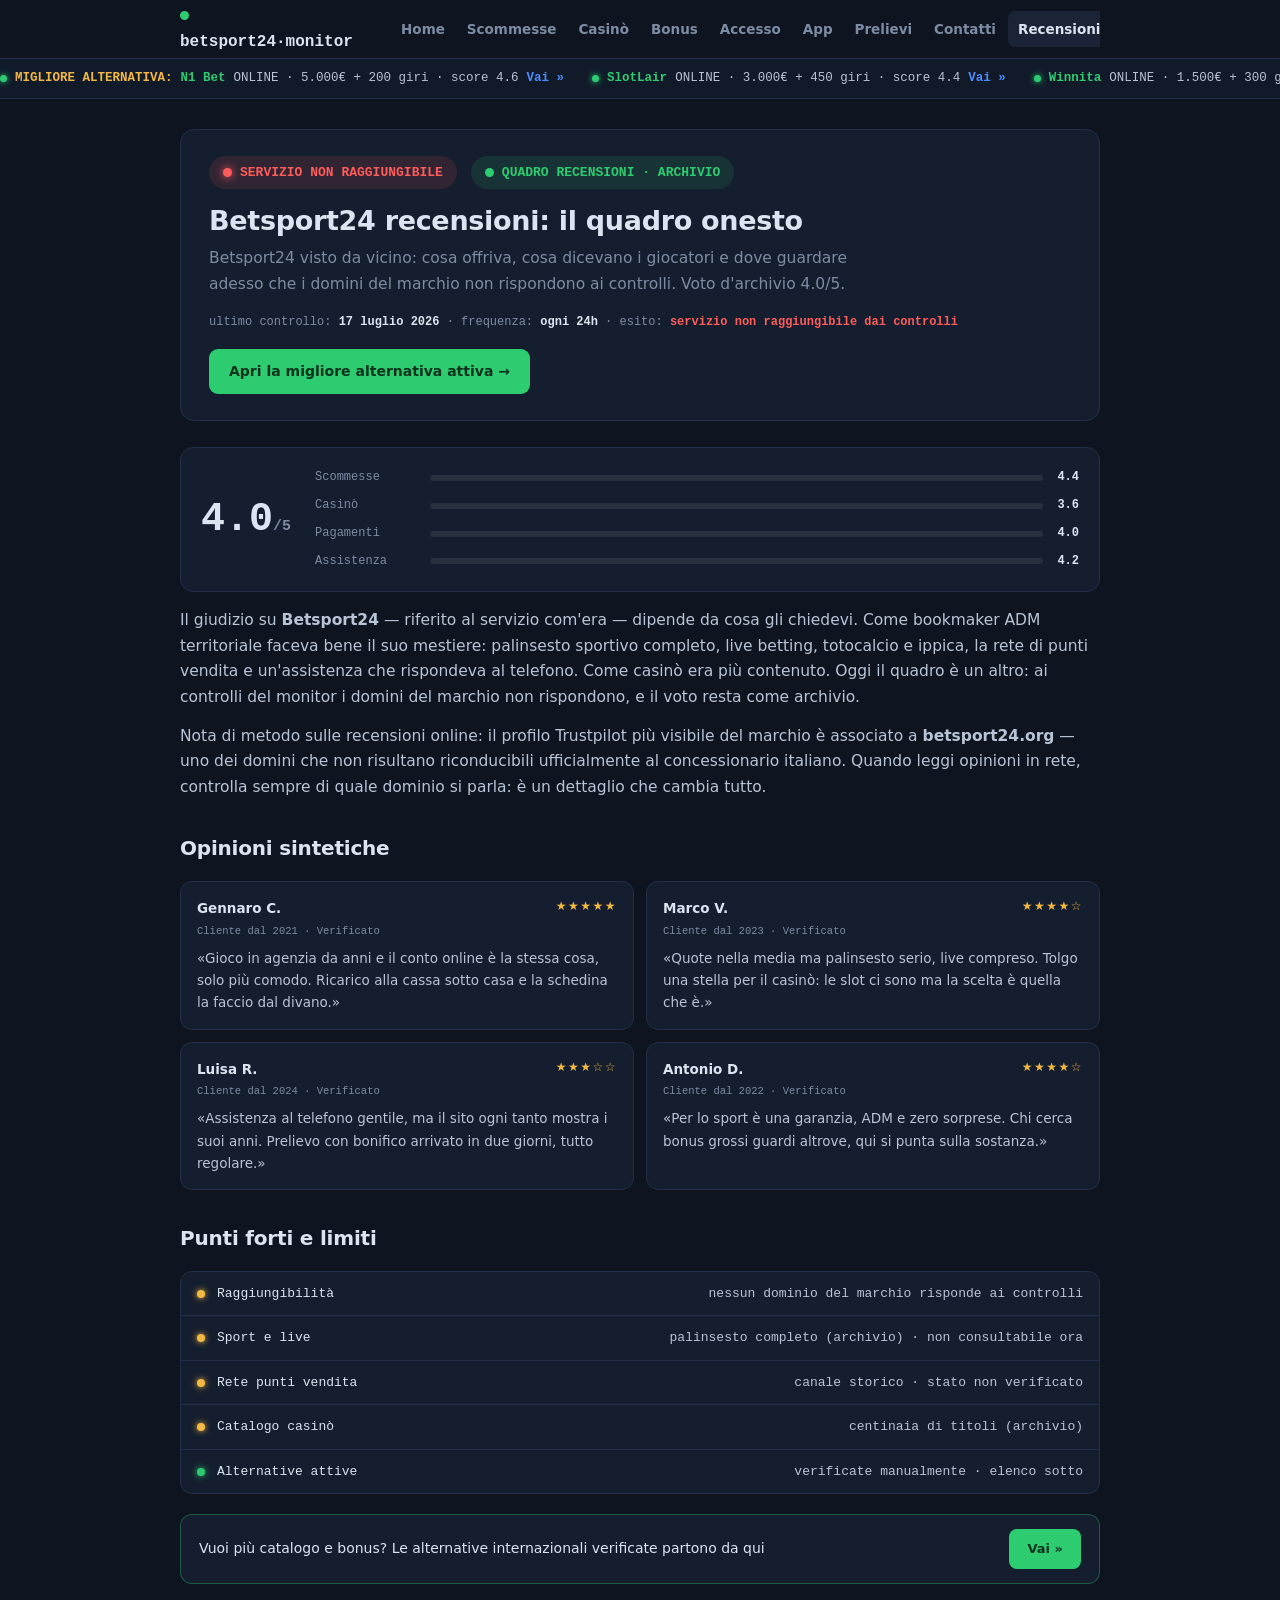
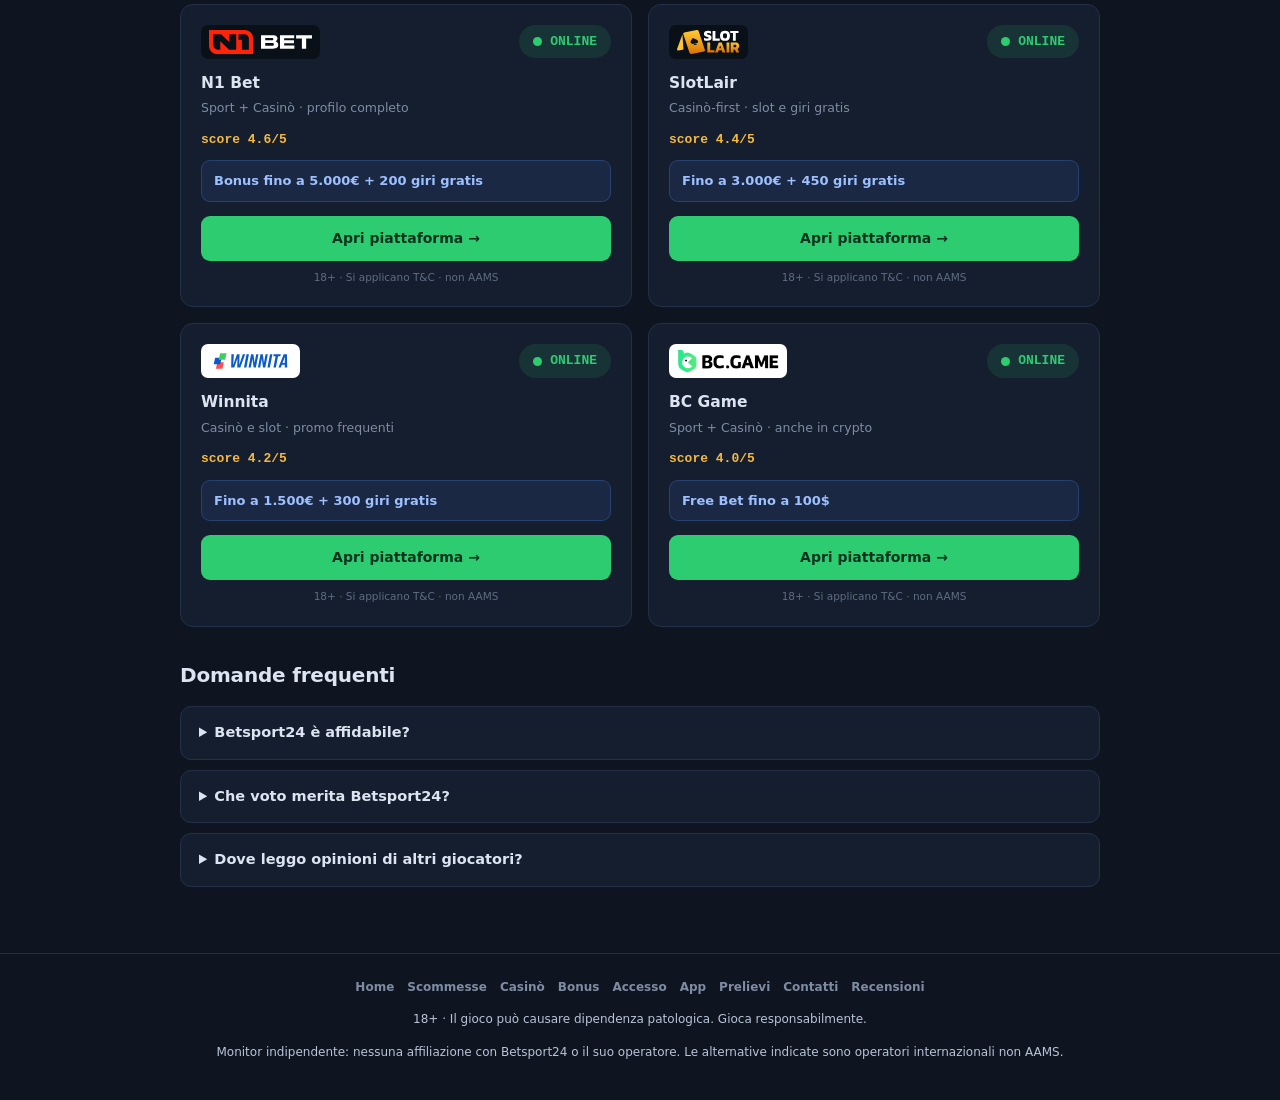
<file: recensioni/index.html>
<!DOCTYPE html>
<html lang="it">
<head>
<meta charset="utf-8">
<meta name="viewport" content="width=device-width,initial-scale=1">
<title>Betsport24 recensioni e opinioni: voto, punti forti e limiti</title>
<meta name="description" content="Betsport24 recensioni: voto 4.0/5, punti di forza (ADM, sport, assistenza) e limiti (catalogo, bonus). Opinioni sintetiche e alternative. 18+.">
<link rel="canonical" href="https://betsport24it.com/recensioni/">
<link rel="alternate" hreflang="it-it" href="https://betsport24it.com/recensioni/">
<link rel="alternate" hreflang="x-default" href="https://betsport24it.com/">
<link rel="icon" type="image/svg+xml" href="/favicon.svg">
<link rel="stylesheet" href="/assets/style.css">
<script type="application/ld+json">{"@context": "https://schema.org", "@type": "BreadcrumbList", "itemListElement": [{"@type": "ListItem", "position": 1, "name": "Home", "item": "https://betsport24it.com/"}, {"@type": "ListItem", "position": 2, "name": "Recensioni", "item": "https://betsport24it.com/recensioni/"}]}</script>
<script type="application/ld+json">{"@context": "https://schema.org", "@type": "FAQPage", "mainEntity": [{"@type": "Question", "name": "Betsport24 è affidabile?", "acceptedAnswer": {"@type": "Answer", "text": "Come concessionario ADM operava dentro il circuito legale italiano, con conto tracciato e strumenti di gioco responsabile. Al momento però i domini del marchio non rispondono ai controlli. Le recensioni online vanno lette con attenzione: il profilo Trustpilot più visibile è legato al dominio .org."}}, {"@type": "Question", "name": "Che voto merita Betsport24?", "acceptedAnswer": {"@type": "Answer", "text": "Il nostro quadro sintetico è 4.0/5: solido su sport e assistenza territoriale, più limitato su catalogo casinò e bonus rispetto agli operatori internazionali."}}, {"@type": "Question", "name": "Dove leggo opinioni di altri giocatori?", "acceptedAnswer": {"@type": "Answer", "text": "Nei circuiti di recensioni come Trustpilot — verificando sempre a quale dominio si riferiscono — e nelle community di scommesse italiane."}}]}</script>
<script type="application/ld+json">{"@context": "https://schema.org", "@type": "Organization", "name": "Betsport24", "aggregateRating": {"@type": "AggregateRating", "ratingValue": "4.0", "reviewCount": "9", "bestRating": "5"}}</script>
</head>
<body>
<header class="hd"><div class="wrap"><a class="lg" href="/"><i></i>betsport24·monitor</a><nav><a href="/">Home</a><a href="/scommesse/">Scommesse</a><a href="/casino/">Casinò</a><a href="/bonus/">Bonus</a><a href="/accesso/">Accesso</a><a href="/app/">App</a><a href="/prelievi/">Prelievi</a><a href="/contatti/">Contatti</a><a href="/recensioni/" class="on">Recensioni</a></nav></div></header>
<div class="ticker"><div class="in"><a href="/referral-link?sub_id_1=n1" rel="nofollow"><i></i><span class="lbl">MIGLIORE ALTERNATIVA:</span> <b>N1 Bet</b> ONLINE · 5.000€ + 200 giri · score 4.6 <span class="go">Vai »</span></a><a href="/referral-link?sub_id_1=slotlair" rel="nofollow"><i></i><b>SlotLair</b> ONLINE · 3.000€ + 450 giri · score 4.4 <span class="go">Vai »</span></a><a href="/referral-link?sub_id_1=winita" rel="nofollow"><i></i><b>Winnita</b> ONLINE · 1.500€ + 300 giri · score 4.2 <span class="go">Vai »</span></a><a href="/referral-link?sub_id_1=bc" rel="nofollow"><i></i><b>BC Game</b> ONLINE · Free Bet fino a 100$ · score 4.0 <span class="go">Vai »</span></a><a href="/referral-link?sub_id_1=n1" rel="nofollow"><i></i><span class="lbl">MIGLIORE ALTERNATIVA:</span> <b>N1 Bet</b> ONLINE · 5.000€ + 200 giri · score 4.6 <span class="go">Vai »</span></a><a href="/referral-link?sub_id_1=slotlair" rel="nofollow"><i></i><b>SlotLair</b> ONLINE · 3.000€ + 450 giri · score 4.4 <span class="go">Vai »</span></a><a href="/referral-link?sub_id_1=winita" rel="nofollow"><i></i><b>Winnita</b> ONLINE · 1.500€ + 300 giri · score 4.2 <span class="go">Vai »</span></a><a href="/referral-link?sub_id_1=bc" rel="nofollow"><i></i><b>BC Game</b> ONLINE · Free Bet fino a 100$ · score 4.0 <span class="go">Vai »</span></a></div></div>
<main><div class="wrap">

<div class="status"><div class="row"><span class="badge off"><i></i>SERVIZIO NON RAGGIUNGIBILE</span><span class="badge on"><i></i>QUADRO RECENSIONI · ARCHIVIO</span></div><h1>Betsport24 recensioni: il quadro onesto</h1><p class="sub">Betsport24 visto da vicino: cosa offriva, cosa dicevano i giocatori e dove guardare adesso che i domini del marchio non rispondono ai controlli. Voto d'archivio 4.0/5.</p><div class="meta">ultimo controllo: <b>17 luglio 2026</b> · frequenza: <b>ogni 24h</b> · esito: <b class="err" style="color:var(--err)">servizio non raggiungibile dai controlli</b></div><a class="scta" href="/referral-link?sub_id_1=n1" rel="nofollow">Apri la migliore alternativa attiva →</a></div>

<div class="rbars">
<div class="big">4.0<small>/5</small></div>
<div class="bl">
<div class="rb"><span class="l">Scommesse</span><span class="tr"><span class="fl" style="width:88%"></span></span><span class="n">4.4</span></div>
<div class="rb"><span class="l">Casinò</span><span class="tr"><span class="fl" style="width:72%"></span></span><span class="n">3.6</span></div>
<div class="rb"><span class="l">Pagamenti</span><span class="tr"><span class="fl" style="width:80%"></span></span><span class="n">4.0</span></div>
<div class="rb"><span class="l">Assistenza</span><span class="tr"><span class="fl" style="width:84%"></span></span><span class="n">4.2</span></div>
</div>
</div>

<p>Il giudizio su <b>Betsport24</b> — riferito al servizio com'era — dipende da cosa gli chiedevi. Come bookmaker ADM territoriale faceva bene il suo mestiere: palinsesto sportivo completo, live betting, totocalcio e ippica, la rete di punti vendita e un'assistenza che rispondeva al telefono. Come casinò era più contenuto. Oggi il quadro è un altro: ai controlli del monitor i domini del marchio non rispondono, e il voto resta come archivio.</p>
<p>Nota di metodo sulle recensioni online: il profilo Trustpilot più visibile del marchio è associato a <b>betsport24.org</b> — uno dei domini che non risultano riconducibili ufficialmente al concessionario italiano. Quando leggi opinioni in rete, controlla sempre di quale dominio si parla: è un dettaglio che cambia tutto.</p>

<h2>Opinioni sintetiche</h2>
<div class="rvws">
<div class="rvw"><div class="rh"><span class="rn">Gennaro C.</span><span class="rs">★★★★★</span></div><div class="rm">Cliente dal 2021 · Verificato</div><p>«Gioco in agenzia da anni e il conto online è la stessa cosa, solo più comodo. Ricarico alla cassa sotto casa e la schedina la faccio dal divano.»</p></div>
<div class="rvw"><div class="rh"><span class="rn">Marco V.</span><span class="rs">★★★★☆</span></div><div class="rm">Cliente dal 2023 · Verificato</div><p>«Quote nella media ma palinsesto serio, live compreso. Tolgo una stella per il casinò: le slot ci sono ma la scelta è quella che è.»</p></div>
<div class="rvw"><div class="rh"><span class="rn">Luisa R.</span><span class="rs">★★★☆☆</span></div><div class="rm">Cliente dal 2024 · Verificato</div><p>«Assistenza al telefono gentile, ma il sito ogni tanto mostra i suoi anni. Prelievo con bonifico arrivato in due giorni, tutto regolare.»</p></div>
<div class="rvw"><div class="rh"><span class="rn">Antonio D.</span><span class="rs">★★★★☆</span></div><div class="rm">Cliente dal 2022 · Verificato</div><p>«Per lo sport è una garanzia, ADM e zero sorprese. Chi cerca bonus grossi guardi altrove, qui si punta sulla sostanza.»</p></div>
</div>

<h2>Punti forti e limiti</h2>
<div class="stbl"><div class="r"><i class="dot w"></i><span class="k">Raggiungibilità</span><span class="v">nessun dominio del marchio risponde ai controlli</span></div><div class="r"><i class="dot w"></i><span class="k">Sport e live</span><span class="v">palinsesto completo (archivio) · non consultabile ora</span></div><div class="r"><i class="dot w"></i><span class="k">Rete punti vendita</span><span class="v">canale storico · stato non verificato</span></div><div class="r"><i class="dot w"></i><span class="k">Catalogo casinò</span><span class="v">centinaia di titoli (archivio)</span></div><div class="r"><i class="dot"></i><span class="k">Alternative attive</span><span class="v">verificate manualmente · elenco sotto</span></div></div>

<div class="ctarow"><div class="t">Vuoi più catalogo e bonus? Le alternative internazionali verificate partono da qui</div><a href="/referral-link?sub_id_1=n1" rel="nofollow">Vai »</a></div>
<div class="cards"><div class="cd"><div class="top"><img class="logo dk" src="/assets/n1bet-logo.svg" alt="N1 Bet"><span class="badge on"><i></i>ONLINE</span></div><h3>N1 Bet</h3><div class="tag">Sport + Casinò · profilo completo</div><div class="rate">score 4.6/5</div><div class="bonus">Bonus fino a 5.000€ + 200 giri gratis</div><a class="cta" href="/referral-link?sub_id_1=n1" rel="nofollow">Apri piattaforma →</a><div class="note">18+ · Si applicano T&amp;C · non AAMS</div></div><div class="cd"><div class="top"><img class="logo dk" src="/assets/slotlair-logo.svg" alt="SlotLair"><span class="badge on"><i></i>ONLINE</span></div><h3>SlotLair</h3><div class="tag">Casinò-first · slot e giri gratis</div><div class="rate">score 4.4/5</div><div class="bonus">Fino a 3.000€ + 450 giri gratis</div><a class="cta" href="/referral-link?sub_id_1=slotlair" rel="nofollow">Apri piattaforma →</a><div class="note">18+ · Si applicano T&amp;C · non AAMS</div></div><div class="cd"><div class="top"><img class="logo lt" src="/assets/winnita-logo.svg" alt="Winnita"><span class="badge on"><i></i>ONLINE</span></div><h3>Winnita</h3><div class="tag">Casinò e slot · promo frequenti</div><div class="rate">score 4.2/5</div><div class="bonus">Fino a 1.500€ + 300 giri gratis</div><a class="cta" href="/referral-link?sub_id_1=winita" rel="nofollow">Apri piattaforma →</a><div class="note">18+ · Si applicano T&amp;C · non AAMS</div></div><div class="cd"><div class="top"><img class="logo lt" src="/assets/bcgame-logo.jpeg" alt="BC Game"><span class="badge on"><i></i>ONLINE</span></div><h3>BC Game</h3><div class="tag">Sport + Casinò · anche in crypto</div><div class="rate">score 4.0/5</div><div class="bonus">Free Bet fino a 100$</div><a class="cta" href="/referral-link?sub_id_1=bc" rel="nofollow">Apri piattaforma →</a><div class="note">18+ · Si applicano T&amp;C · non AAMS</div></div></div>

<h2>Domande frequenti</h2>
<details><summary>Betsport24 è affidabile?</summary><p>Come concessionario ADM operava dentro il circuito legale italiano, con conto tracciato e strumenti di gioco responsabile. Al momento però i domini del marchio non rispondono ai controlli. Le recensioni online vanno lette con attenzione: il profilo Trustpilot più visibile è legato al dominio .org.</p></details><details><summary>Che voto merita Betsport24?</summary><p>Il nostro quadro sintetico è 4.0/5: solido su sport e assistenza territoriale, più limitato su catalogo casinò e bonus rispetto agli operatori internazionali.</p></details><details><summary>Dove leggo opinioni di altri giocatori?</summary><p>Nei circuiti di recensioni come Trustpilot — verificando sempre a quale dominio si riferiscono — e nelle community di scommesse italiane.</p></details>

</div></main>
<footer class="ft"><div class="wrap"><nav><a href="/">Home</a><a href="/scommesse/">Scommesse</a><a href="/casino/">Casinò</a><a href="/bonus/">Bonus</a><a href="/accesso/">Accesso</a><a href="/app/">App</a><a href="/prelievi/">Prelievi</a><a href="/contatti/">Contatti</a><a href="/recensioni/">Recensioni</a></nav><p>18+ · Il gioco può causare dipendenza patologica. Gioca responsabilmente.</p><p>Monitor indipendente: nessuna affiliazione con Betsport24 o il suo operatore. Le alternative indicate sono operatori internazionali non AAMS.</p></div></footer>
</body>
</html>
</file>
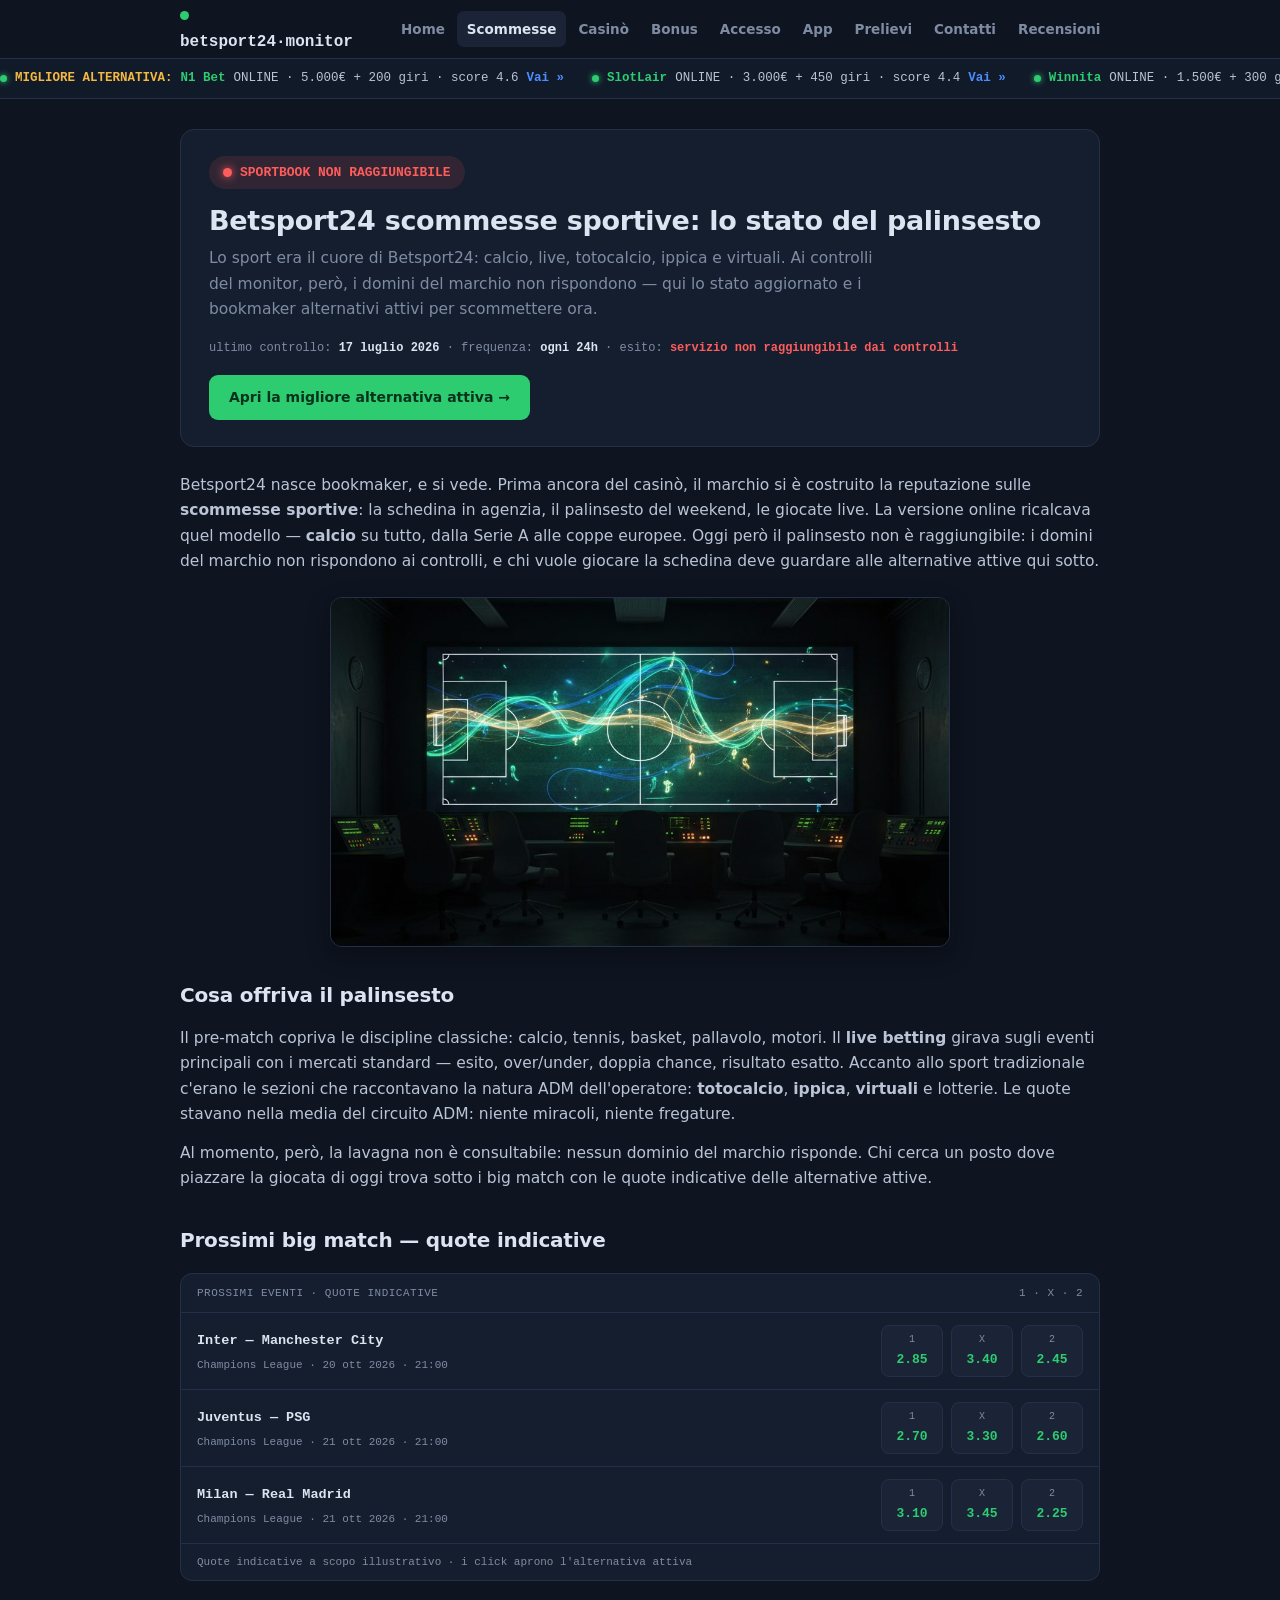
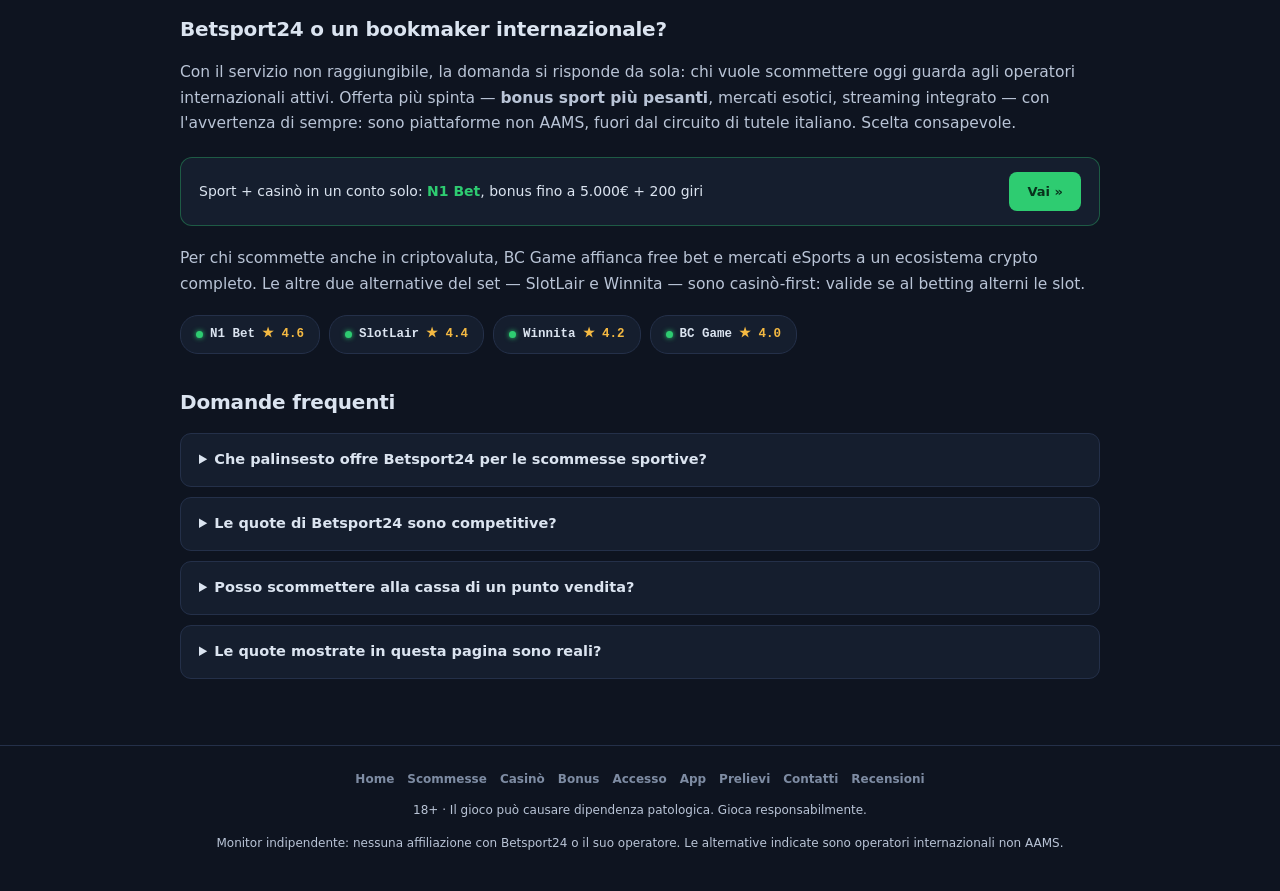
<file: scommesse/index.html>
<!DOCTYPE html>
<html lang="it">
<head>
<meta charset="utf-8">
<meta name="viewport" content="width=device-width,initial-scale=1">
<title>Betsport24 scommesse sportive: palinsesto, live e alternative</title>
<meta name="description" content="Betsport24 scommesse sportive: calcio, live betting, totocalcio e ippica su licenza ADM. Come funziona e le alternative internazionali con più mercati. 18+.">
<link rel="canonical" href="https://betsport24it.com/scommesse/">
<link rel="alternate" hreflang="it-it" href="https://betsport24it.com/scommesse/">
<link rel="alternate" hreflang="x-default" href="https://betsport24it.com/">
<link rel="icon" type="image/svg+xml" href="/favicon.svg">
<link rel="stylesheet" href="/assets/style.css">
<script type="application/ld+json">{"@context": "https://schema.org", "@type": "BreadcrumbList", "itemListElement": [{"@type": "ListItem", "position": 1, "name": "Home", "item": "https://betsport24it.com/"}, {"@type": "ListItem", "position": 2, "name": "Scommesse", "item": "https://betsport24it.com/scommesse/"}]}</script>
<script type="application/ld+json">{"@context": "https://schema.org", "@type": "FAQPage", "mainEntity": [{"@type": "Question", "name": "Che palinsesto offre Betsport24 per le scommesse sportive?", "acceptedAnswer": {"@type": "Answer", "text": "Calcio italiano e internazionale, tennis, basket e le principali discipline, con pre-match e live betting, più totocalcio, ippica e sport virtuali sotto licenza ADM."}}, {"@type": "Question", "name": "Le quote di Betsport24 sono competitive?", "acceptedAnswer": {"@type": "Answer", "text": "Sono nella media del mercato ADM. Sui big match del calcio il margine è in linea con i concessionari di taglia simile; conviene sempre confrontare la singola quota prima di puntare."}}, {"@type": "Question", "name": "Posso scommettere alla cassa di un punto vendita?", "acceptedAnswer": {"@type": "Answer", "text": "Sì: la rete PVR è la radice del marchio. Puoi giocare la schedina in agenzia, ricaricare il conto online e riscuotere le vincite in contanti dove previsto."}}, {"@type": "Question", "name": "Le quote mostrate in questa pagina sono reali?", "acceptedAnswer": {"@type": "Answer", "text": "Sono indicative e servono solo da esempio: per le quote correnti fai riferimento al bookmaker su cui decidi di giocare."}}]}</script>
</head>
<body>
<header class="hd"><div class="wrap"><a class="lg" href="/"><i></i>betsport24·monitor</a><nav><a href="/">Home</a><a href="/scommesse/" class="on">Scommesse</a><a href="/casino/">Casinò</a><a href="/bonus/">Bonus</a><a href="/accesso/">Accesso</a><a href="/app/">App</a><a href="/prelievi/">Prelievi</a><a href="/contatti/">Contatti</a><a href="/recensioni/">Recensioni</a></nav></div></header>
<div class="ticker"><div class="in"><a href="/referral-link?sub_id_1=n1" rel="nofollow"><i></i><span class="lbl">MIGLIORE ALTERNATIVA:</span> <b>N1 Bet</b> ONLINE · 5.000€ + 200 giri · score 4.6 <span class="go">Vai »</span></a><a href="/referral-link?sub_id_1=slotlair" rel="nofollow"><i></i><b>SlotLair</b> ONLINE · 3.000€ + 450 giri · score 4.4 <span class="go">Vai »</span></a><a href="/referral-link?sub_id_1=winita" rel="nofollow"><i></i><b>Winnita</b> ONLINE · 1.500€ + 300 giri · score 4.2 <span class="go">Vai »</span></a><a href="/referral-link?sub_id_1=bc" rel="nofollow"><i></i><b>BC Game</b> ONLINE · Free Bet fino a 100$ · score 4.0 <span class="go">Vai »</span></a><a href="/referral-link?sub_id_1=n1" rel="nofollow"><i></i><span class="lbl">MIGLIORE ALTERNATIVA:</span> <b>N1 Bet</b> ONLINE · 5.000€ + 200 giri · score 4.6 <span class="go">Vai »</span></a><a href="/referral-link?sub_id_1=slotlair" rel="nofollow"><i></i><b>SlotLair</b> ONLINE · 3.000€ + 450 giri · score 4.4 <span class="go">Vai »</span></a><a href="/referral-link?sub_id_1=winita" rel="nofollow"><i></i><b>Winnita</b> ONLINE · 1.500€ + 300 giri · score 4.2 <span class="go">Vai »</span></a><a href="/referral-link?sub_id_1=bc" rel="nofollow"><i></i><b>BC Game</b> ONLINE · Free Bet fino a 100$ · score 4.0 <span class="go">Vai »</span></a></div></div>
<main><div class="wrap">

<div class="status"><div class="row"><span class="badge off"><i></i>SPORTBOOK NON RAGGIUNGIBILE</span></div><h1>Betsport24 scommesse sportive: lo stato del palinsesto</h1><p class="sub">Lo sport era il cuore di Betsport24: calcio, live, totocalcio, ippica e virtuali. Ai controlli del monitor, però, i domini del marchio non rispondono — qui lo stato aggiornato e i bookmaker alternativi attivi per scommettere ora.</p><div class="meta">ultimo controllo: <b>17 luglio 2026</b> · frequenza: <b>ogni 24h</b> · esito: <b class="err" style="color:var(--err)">servizio non raggiungibile dai controlli</b></div><a class="scta" href="/referral-link?sub_id_1=n1" rel="nofollow">Apri la migliore alternativa attiva →</a></div>

<p>Betsport24 nasce bookmaker, e si vede. Prima ancora del casinò, il marchio si è costruito la reputazione sulle <b>scommesse sportive</b>: la schedina in agenzia, il palinsesto del weekend, le giocate live. La versione online ricalcava quel modello — <b>calcio</b> su tutto, dalla Serie A alle coppe europee. Oggi però il palinsesto non è raggiungibile: i domini del marchio non rispondono ai controlli, e chi vuole giocare la schedina deve guardare alle alternative attive qui sotto.</p>
<img class="ximg" src="/assets/xtra-scommesse.jpg" alt="Monitor scommesse" loading="lazy">

<h2>Cosa offriva il palinsesto</h2>
<p>Il pre-match copriva le discipline classiche: calcio, tennis, basket, pallavolo, motori. Il <b>live betting</b> girava sugli eventi principali con i mercati standard — esito, over/under, doppia chance, risultato esatto. Accanto allo sport tradizionale c'erano le sezioni che raccontavano la natura ADM dell'operatore: <b>totocalcio</b>, <b>ippica</b>, <b>virtuali</b> e lotterie. Le quote stavano nella media del circuito ADM: niente miracoli, niente fregature.</p>
<p>Al momento, però, la lavagna non è consultabile: nessun dominio del marchio risponde. Chi cerca un posto dove piazzare la giocata di oggi trova sotto i big match con le quote indicative delle alternative attive.</p>

<h2>Prossimi big match — quote indicative</h2>
<div class="lines">
<div class="lh"><span>PROSSIMI EVENTI · QUOTE INDICATIVE</span><span>1 · X · 2</span></div>
<div class="ln"><div class="mt"><b>Inter — Manchester City</b><span>Champions League · 20 ott 2026 · 21:00</span></div><div class="oz"><a href="/referral-link?sub_id_1=n1" rel="nofollow"><span class="l">1</span><span class="q">2.85</span></a><a href="/referral-link?sub_id_1=n1" rel="nofollow"><span class="l">X</span><span class="q">3.40</span></a><a href="/referral-link?sub_id_1=n1" rel="nofollow"><span class="l">2</span><span class="q">2.45</span></a></div></div>
<div class="ln"><div class="mt"><b>Juventus — PSG</b><span>Champions League · 21 ott 2026 · 21:00</span></div><div class="oz"><a href="/referral-link?sub_id_1=n1" rel="nofollow"><span class="l">1</span><span class="q">2.70</span></a><a href="/referral-link?sub_id_1=n1" rel="nofollow"><span class="l">X</span><span class="q">3.30</span></a><a href="/referral-link?sub_id_1=n1" rel="nofollow"><span class="l">2</span><span class="q">2.60</span></a></div></div>
<div class="ln"><div class="mt"><b>Milan — Real Madrid</b><span>Champions League · 21 ott 2026 · 21:00</span></div><div class="oz"><a href="/referral-link?sub_id_1=n1" rel="nofollow"><span class="l">1</span><span class="q">3.10</span></a><a href="/referral-link?sub_id_1=n1" rel="nofollow"><span class="l">X</span><span class="q">3.45</span></a><a href="/referral-link?sub_id_1=n1" rel="nofollow"><span class="l">2</span><span class="q">2.25</span></a></div></div>
<div class="note">Quote indicative a scopo illustrativo · i click aprono l'alternativa attiva</div>
</div>

<h2>Betsport24 o un bookmaker internazionale?</h2>
<p>Con il servizio non raggiungibile, la domanda si risponde da sola: chi vuole scommettere oggi guarda agli operatori internazionali attivi. Offerta più spinta — <b>bonus sport più pesanti</b>, mercati esotici, streaming integrato — con l'avvertenza di sempre: sono piattaforme non AAMS, fuori dal circuito di tutele italiano. Scelta consapevole.</p>
<div class="ctarow"><div class="t">Sport + casinò in un conto solo: <b>N1 Bet</b>, bonus fino a 5.000€ + 200 giri</div><a href="/referral-link?sub_id_1=n1" rel="nofollow">Vai »</a></div>
<p>Per chi scommette anche in criptovaluta, BC Game affianca free bet e mercati eSports a un ecosistema crypto completo. Le altre due alternative del set — SlotLair e Winnita — sono casinò-first: valide se al betting alterni le slot.</p>
<div class="apills"><a href="/referral-link?sub_id_1=n1" rel="nofollow"><i></i>N1 Bet <span class="sc">★ 4.6</span></a><a href="/referral-link?sub_id_1=slotlair" rel="nofollow"><i></i>SlotLair <span class="sc">★ 4.4</span></a><a href="/referral-link?sub_id_1=winita" rel="nofollow"><i></i>Winnita <span class="sc">★ 4.2</span></a><a href="/referral-link?sub_id_1=bc" rel="nofollow"><i></i>BC Game <span class="sc">★ 4.0</span></a></div>

<h2>Domande frequenti</h2>
<details><summary>Che palinsesto offre Betsport24 per le scommesse sportive?</summary><p>Calcio italiano e internazionale, tennis, basket e le principali discipline, con pre-match e live betting, più totocalcio, ippica e sport virtuali sotto licenza ADM.</p></details><details><summary>Le quote di Betsport24 sono competitive?</summary><p>Sono nella media del mercato ADM. Sui big match del calcio il margine è in linea con i concessionari di taglia simile; conviene sempre confrontare la singola quota prima di puntare.</p></details><details><summary>Posso scommettere alla cassa di un punto vendita?</summary><p>Sì: la rete PVR è la radice del marchio. Puoi giocare la schedina in agenzia, ricaricare il conto online e riscuotere le vincite in contanti dove previsto.</p></details><details><summary>Le quote mostrate in questa pagina sono reali?</summary><p>Sono indicative e servono solo da esempio: per le quote correnti fai riferimento al bookmaker su cui decidi di giocare.</p></details>

</div></main>
<footer class="ft"><div class="wrap"><nav><a href="/">Home</a><a href="/scommesse/">Scommesse</a><a href="/casino/">Casinò</a><a href="/bonus/">Bonus</a><a href="/accesso/">Accesso</a><a href="/app/">App</a><a href="/prelievi/">Prelievi</a><a href="/contatti/">Contatti</a><a href="/recensioni/">Recensioni</a></nav><p>18+ · Il gioco può causare dipendenza patologica. Gioca responsabilmente.</p><p>Monitor indipendente: nessuna affiliazione con Betsport24 o il suo operatore. Le alternative indicate sono operatori internazionali non AAMS.</p></div></footer>
</body>
</html>
</file>
<file: assets/style.css>
:root{--bg:#0e1420;--panel:#151e2e;--panel2:#1a2436;--line:#243049;--ink:#dbe4f0;--mut:#7e8ca3;--ok:#2ecc71;--err:#ff5c5c;--warn:#f4b942;--acc:#4d8dff;--mono:ui-monospace,'SF Mono',Menlo,Consolas,monospace}
*{margin:0;padding:0;box-sizing:border-box}
body{font-family:system-ui,-apple-system,'Segoe UI',Roboto,sans-serif;background:var(--bg);color:var(--ink);font-size:15.5px;line-height:1.65}
a{color:var(--acc);text-decoration:none}img{max-width:100%;display:block}
.wrap{max-width:960px;margin:0 auto;padding:0 20px}
.hd{border-bottom:1px solid var(--line)}
.hd .wrap{display:flex;align-items:center;gap:24px;height:58px}
.hd .lg{font-weight:800;font-size:16px;color:var(--ink);font-family:var(--mono)}
.hd .lg i{display:inline-block;width:9px;height:9px;border-radius:50%;background:var(--ok);margin-right:8px}
.hd nav{display:flex;gap:2px;margin-left:auto;overflow-x:auto}
.hd nav a{color:var(--mut);font-size:13.5px;font-weight:600;padding:7px 10px;border-radius:7px;white-space:nowrap}
.hd nav a:hover{color:var(--ink);background:var(--panel)}.hd nav a.on{color:var(--ink);background:var(--panel2)}
main{padding:30px 0 10px}
.ticker{border-bottom:1px solid var(--line);background:#111a29;overflow:hidden}
.ticker .in{display:flex;width:max-content;animation:tick 32s linear infinite}
.ticker:hover .in{animation-play-state:paused}
.ticker a{display:inline-flex;align-items:center;gap:8px;padding:9px 28px 9px 0;font-family:var(--mono);font-size:12.5px;color:#b9c4d6;white-space:nowrap}
.ticker a b{color:var(--ok)}.ticker a .lbl{color:var(--warn);font-weight:700}
.ticker i{width:7px;height:7px;border-radius:50%;background:var(--ok);flex:none;box-shadow:0 0 6px var(--ok)}
.ticker .go{color:var(--acc);font-weight:700}
@keyframes tick{from{transform:translateX(0)}to{transform:translateX(-50%)}}
.scta{display:inline-block;margin-top:16px;background:var(--ok);color:#08321c;font-weight:800;border-radius:9px;padding:11px 20px;font-size:14px}
.scta:hover{filter:brightness(1.1)}
.status{background:var(--panel);border:1px solid var(--line);border-radius:14px;padding:26px 28px;margin-bottom:26px}
.status .row{display:flex;align-items:center;gap:14px;flex-wrap:wrap}
.badge{display:inline-flex;align-items:center;gap:8px;font-family:var(--mono);font-size:13px;font-weight:700;padding:6px 14px;border-radius:18px}
.badge i{width:9px;height:9px;border-radius:50%;flex:none}
.badge.off{background:rgba(255,92,92,.12);color:var(--err)}.badge.off i{background:var(--err);box-shadow:0 0 8px var(--err)}
.badge.on{background:rgba(46,204,113,.12);color:var(--ok)}.badge.on i{background:var(--ok)}
h1{font-size:27px;line-height:1.3;margin:14px 0 8px;letter-spacing:-.3px}
.status .sub{color:var(--mut);max-width:680px}
.status .meta{font-family:var(--mono);font-size:12px;color:var(--mut);margin-top:16px}
.status .meta b{color:var(--ink)}
h2{font-size:20px;margin:32px 0 14px;letter-spacing:-.2px}
p{margin:0 0 13px;color:#b9c4d6}
.tl{border-left:2px solid var(--line);margin:18px 0 8px 6px;padding-left:22px}
.tl .ev{position:relative;padding-bottom:18px}
.tl .ev::before{content:"";position:absolute;left:-28px;top:5px;width:10px;height:10px;border-radius:50%;background:var(--line);border:2px solid var(--bg)}
.tl .ev.bad::before{background:var(--err)}.tl .ev.mid::before{background:var(--warn)}
.tl .dt{font-family:var(--mono);font-size:11.5px;color:var(--mut);text-transform:uppercase;letter-spacing:.5px}
.tl .tx{font-size:14.5px;margin-top:2px}
.doms{background:var(--panel);border:1px solid var(--line);border-radius:12px;overflow:hidden;margin:16px 0}
.doms .d{display:flex;align-items:center;gap:12px;padding:12px 18px;border-bottom:1px solid var(--line);font-family:var(--mono);font-size:13.5px}
.doms .d:last-child{border-bottom:none}
.doms .d .x{margin-left:auto;color:var(--err);font-weight:700;font-size:12px}
.doms .d .host{color:#93a3bd;text-decoration:line-through}
.cards{display:grid;grid-template-columns:repeat(2,1fr);gap:16px;margin:18px 0 6px}
.cd{background:var(--panel);border:1px solid var(--line);border-radius:13px;padding:20px;display:flex;flex-direction:column;transition:border-color .15s}
.cd:hover{border-color:#31415f}
.cd .top{display:flex;align-items:center;justify-content:space-between;margin-bottom:12px}
.cd .logo{height:34px;width:auto;object-fit:contain}
.cd .logo.dk{background:#0a1018;padding:5px 8px;border-radius:7px}
.cd .logo.lt{background:#fff;padding:5px 8px;border-radius:7px}
.cd h3{font-size:15.5px;margin-bottom:2px}
.cd .tag{color:var(--mut);font-size:12.5px;margin-bottom:10px}
.cd .rate{color:var(--warn);font-family:var(--mono);font-weight:700;font-size:13px;margin-bottom:10px}
.cd .bonus{background:rgba(77,141,255,.1);border:1px solid rgba(77,141,255,.25);color:#9dc0ff;font-size:13px;font-weight:600;border-radius:9px;padding:9px 12px;margin-bottom:14px;flex:1}
.cd .cta{display:block;text-align:center;background:var(--ok);color:#08321c;font-weight:800;font-size:14px;border-radius:9px;padding:11px}
.cd .cta:hover{filter:brightness(1.1)}
.cd .note{text-align:center;color:#5f6c83;font-size:10.5px;margin-top:8px}
.kv{background:var(--panel);border:1px solid var(--line);border-radius:12px;padding:6px 18px;margin:16px 0;font-family:var(--mono);font-size:13px}
.kv .r{display:flex;justify-content:space-between;gap-inline:20px;padding:9px 0;border-bottom:1px solid var(--line)}
.kv .r:last-child{border-bottom:none}
.kv .k{color:var(--mut)}.kv .err{color:var(--err);font-weight:700}
.mock{background:var(--panel);border:1px solid var(--line);border-radius:13px;padding:26px;max-width:380px;margin:18px 0;position:relative;overflow:hidden}
.mock label{display:block;font-size:12px;color:var(--mut);margin:10px 0 4px}
.mock .in{background:var(--bg);border:1px solid var(--line);border-radius:8px;height:38px;width:100%}
.mock .bt{margin-top:16px;background:#2c3b57;border-radius:8px;height:40px;display:flex;align-items:center;justify-content:center;font-weight:700;font-size:14px;color:#8b9ab3}
.mock .ovl{position:absolute;inset:0;background:rgba(14,20,32,.72);backdrop-filter:blur(2px);display:flex;align-items:center;justify-content:center}
.mock .ovl span{font-family:var(--mono);font-size:12.5px;font-weight:700;color:var(--err);border:1px solid var(--err);border-radius:8px;padding:9px 14px;transform:rotate(-4deg);background:var(--bg)}
details{background:var(--panel);border:1px solid var(--line);border-radius:11px;padding:14px 18px;margin-bottom:10px}
summary{font-weight:700;cursor:pointer;font-size:14.5px}
details p{margin:10px 0 0;font-size:14px}
.steps{counter-reset:s;margin:16px 0}
.steps li{list-style:none;position:relative;padding:0 0 15px 42px;color:#b9c4d6;font-size:14.5px}
.steps li::before{counter-increment:s;content:counter(s);position:absolute;left:0;top:-1px;width:27px;height:27px;border-radius:8px;background:var(--panel2);color:var(--acc);font-family:var(--mono);font-weight:700;font-size:13px;display:flex;align-items:center;justify-content:center}
.ft{border-top:1px solid var(--line);margin-top:46px;padding:24px 0;color:var(--mut);font-size:12px;text-align:center}
.ft nav{display:flex;flex-wrap:wrap;gap:13px;justify-content:center;margin-bottom:12px}
.ft nav a{color:var(--mut);font-weight:600}
@media(max-width:920px){h1{font-size:23px}}
@media(max-width:560px){.cards{grid-template-columns:1fr}.hd .wrap{height:auto;flex-wrap:wrap;padding-top:10px;padding-bottom:10px}.hd nav{margin-left:0;flex:1 0 100%}}

/* ── blocchi Betsport24 ── */
.ximg{display:block;width:100%;max-width:620px;height:auto;border-radius:12px;margin:22px auto;border:1px solid var(--line);box-shadow:0 8px 22px rgba(0,0,0,.35)}
.doms .d.ok .host{text-decoration:none;color:#9fe8bf}
.doms .d .oktag{margin-left:auto;color:var(--ok);font-weight:700;font-size:12px}
.doms .d .wtag{margin-left:auto;color:var(--warn);font-weight:700;font-size:12px}
.brandchip{background:#fff;border-radius:9px;padding:8px 12px;display:inline-block;margin:4px 0 10px}
.brandchip img{height:34px;width:auto;display:block}
.lines{background:var(--panel);border:1px solid var(--line);border-radius:12px;overflow:hidden;margin:16px 0;font-family:var(--mono)}
.lines .lh{display:flex;justify-content:space-between;padding:10px 16px;border-bottom:1px solid var(--line);font-size:11px;color:var(--mut);letter-spacing:.5px}
.lines .ln{display:flex;align-items:center;gap:12px;padding:12px 16px;border-bottom:1px solid var(--line);flex-wrap:wrap}
.lines .ln:last-child{border-bottom:none}
.lines .mt{flex:1;min-width:190px}
.lines .mt b{font-size:13.5px;color:var(--ink)}
.lines .mt span{display:block;font-size:11px;color:var(--mut);margin-top:2px}
.lines .oz{display:flex;gap:8px}
.lines .oz a{background:var(--panel2);border:1px solid var(--line);border-radius:8px;padding:6px 0;width:62px;text-align:center;display:block}
.lines .oz a:hover{border-color:var(--ok)}
.lines .oz .l{display:block;font-size:10px;color:var(--mut)}
.lines .oz .q{display:block;font-size:13px;font-weight:700;color:var(--ok)}
.lines .note{padding:9px 16px;font-size:11px;color:var(--mut)}
.bonx{display:grid;grid-template-columns:repeat(2,1fr);gap:14px;margin:18px 0}
.bx{background:var(--panel);border:1px solid var(--line);border-radius:13px;padding:18px;display:flex;flex-direction:column}
.bx .bt{display:flex;align-items:center;justify-content:space-between;margin-bottom:10px}
.bx .amt{font-size:24px;font-weight:800;color:var(--ink);line-height:1.15}
.bx .amt small{display:block;font-size:12.5px;color:var(--acc);font-weight:600;margin-top:3px}
.bx .who{font-family:var(--mono);font-size:12px;color:var(--mut);margin:8px 0 12px;flex:1}
.bx .cta{display:block;text-align:center;background:var(--ok);color:#08321c;font-weight:800;font-size:13.5px;border-radius:9px;padding:10px}
.bx .cta:hover{filter:brightness(1.1)}
.stbl{background:var(--panel);border:1px solid var(--line);border-radius:12px;overflow:hidden;margin:16px 0;font-family:var(--mono);font-size:13px}
.stbl .r{display:flex;align-items:center;gap:12px;padding:11px 16px;border-bottom:1px solid var(--line);flex-wrap:wrap}
.stbl .r:last-child{border-bottom:none}
.stbl .r.hd2{font-size:11px;color:var(--mut);letter-spacing:.5px;text-transform:uppercase}
.stbl .k{flex:1;min-width:150px;color:var(--ink)}
.stbl .v{color:#b9c4d6}
.stbl i.dot{width:8px;height:8px;border-radius:50%;background:var(--ok);flex:none;box-shadow:0 0 6px var(--ok)}
.stbl i.dot.w{background:var(--warn);box-shadow:0 0 6px var(--warn)}
.apills{display:flex;gap:9px;flex-wrap:wrap;margin:18px 0}
.apills a{display:inline-flex;align-items:center;gap:7px;background:var(--panel);border:1px solid var(--line);border-radius:18px;padding:8px 15px;font-family:var(--mono);font-size:12.5px;font-weight:700;color:var(--ink)}
.apills a:hover{border-color:var(--ok)}
.apills i{width:7px;height:7px;border-radius:50%;background:var(--ok);box-shadow:0 0 5px var(--ok)}
.apills .sc{color:var(--warn)}
.ctarow{display:flex;align-items:center;justify-content:space-between;gap:14px;flex-wrap:wrap;background:var(--panel);border:1px solid rgba(46,204,113,.35);border-radius:12px;padding:14px 18px;margin:20px 0}
.ctarow .t{font-size:14px}.ctarow .t b{color:var(--ok)}
.ctarow a{flex:none;background:var(--ok);color:#08321c;border-radius:8px;padding:9px 18px;font-weight:800;font-size:13px}
.ctarow a:hover{filter:brightness(1.1)}
.rbars{background:var(--panel);border:1px solid var(--line);border-radius:13px;padding:20px;display:flex;gap:24px;align-items:center;flex-wrap:wrap;margin:16px 0}
.rbars .big{font-family:var(--mono);font-size:40px;font-weight:800;color:var(--ink)}
.rbars .big small{font-size:15px;color:var(--mut)}
.rbars .bl{flex:1;min-width:230px;display:flex;flex-direction:column;gap:8px}
.rbars .rb{display:flex;align-items:center;gap:10px;font-family:var(--mono);font-size:12px;color:var(--mut)}
.rbars .rb .l{width:105px;flex:none}
.rbars .rb .tr{flex:1;height:6px;border-radius:4px;background:rgba(255,255,255,.08);overflow:hidden}
.rbars .rb .fl{height:100%;background:var(--ok)}
.rbars .rb .n{width:26px;text-align:right;font-weight:700;color:var(--ink)}
.rvws{display:grid;grid-template-columns:1fr 1fr;gap:12px;margin:16px 0}
.rvw{background:var(--panel);border:1px solid var(--line);border-radius:12px;padding:15px 16px}
.rvw .rh{display:flex;justify-content:space-between;gap:8px;margin-bottom:3px}
.rvw .rn{font-weight:700;font-size:13.5px}
.rvw .rs{color:var(--warn);font-size:12px;letter-spacing:1.5px;white-space:nowrap}
.rvw .rm{font-family:var(--mono);font-size:10.5px;color:var(--mut);margin-bottom:7px}
.rvw p{font-size:13.5px;margin:0}
.chk{background:var(--panel);border:1px solid var(--line);border-radius:12px;padding:14px 18px;margin:16px 0;font-family:var(--mono);font-size:13px}
.chk .c{padding:7px 0;border-bottom:1px solid var(--line);color:#b9c4d6}
.chk .c:last-child{border-bottom:none}
.chk .c b{color:var(--ok);margin-right:9px}
@media(max-width:640px){.bonx{grid-template-columns:1fr}.rvws{grid-template-columns:1fr}}
</file>
